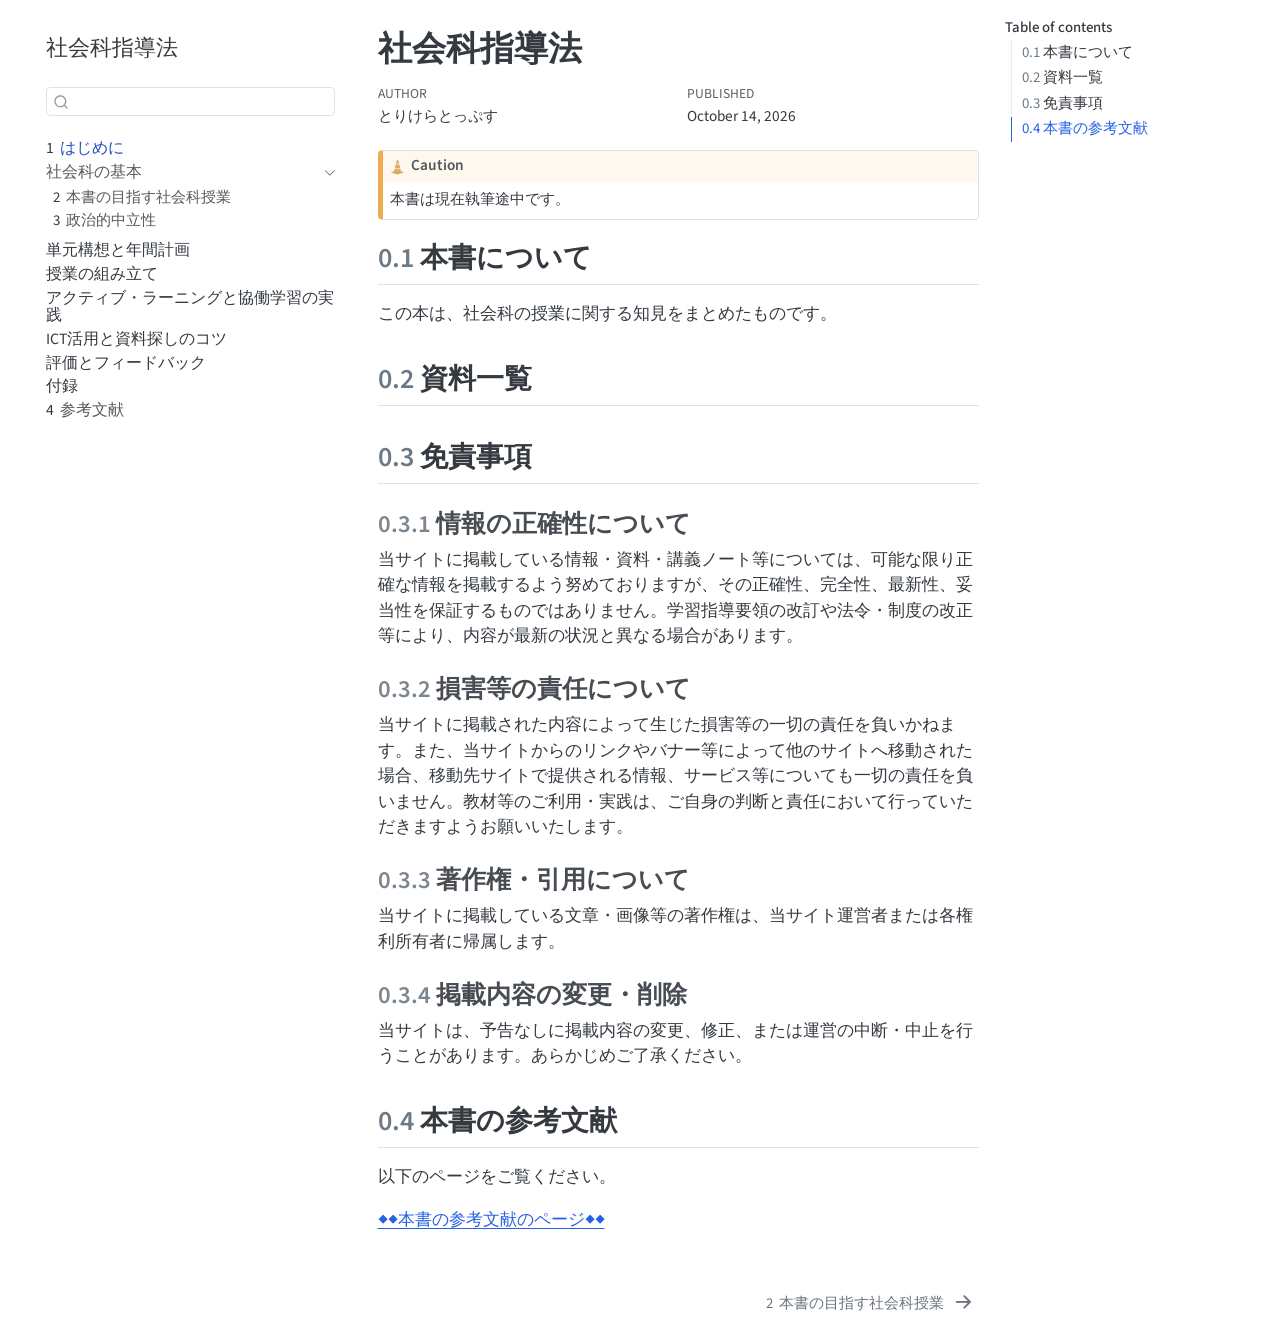
<file: docs/index.html>
<!DOCTYPE html>
<html xmlns="http://www.w3.org/1999/xhtml" lang="en" xml:lang="en"><head>

<meta charset="utf-8">
<meta name="generator" content="quarto-1.10.18">

<meta name="viewport" content="width=device-width, initial-scale=1.0, user-scalable=yes">

<meta name="author" content="とりけらとっぷす">
<meta name="dcterms.date" content="2026-10-14">

<title>社会科指導法</title>
<style>
/* Default styles provided by pandoc.
** See https://pandoc.org/MANUAL.html#variables-for-html for config info.
*/
span.smallcaps{font-variant: small-caps;}
div.columns{display: flex; gap: 1.5em;}
div.column{flex: auto;}
@media screen {
div.columns{gap: min(4vw, 1.5em);}
div.column{overflow-x: auto;}
}
div.hanging-indent{margin-left: 1.5em; text-indent: -1.5em;}
ul.task-list{list-style: none;}
ul.task-list li input[type="checkbox"] {
  width: 0.8em;
  margin: 0 0.8em 0.2em -1em; /* quarto-specific, see https://github.com/quarto-dev/quarto-cli/issues/4556 */ 
  vertical-align: middle;
}
</style>


<script src="site_libs/quarto-nav/quarto-nav.js"></script>
<script src="site_libs/quarto-nav/headroom.min.js"></script>
<script src="site_libs/clipboard/clipboard.min.js"></script>
<script src="site_libs/quarto-search/autocomplete.umd.js"></script>
<script src="site_libs/quarto-search/fuse.min.js"></script>
<script src="site_libs/quarto-search/quarto-search.js"></script>
<meta name="quarto:offset" content="./">
<link href="./1_mokuhyo.html" rel="next">
<script src="site_libs/quarto-html/quarto.js" type="module"></script>
<script src="site_libs/quarto-html/tabsets/tabsets.js" type="module"></script>
<script src="site_libs/quarto-html/popper.min.js"></script>
<script src="site_libs/quarto-html/tippy.umd.min.js"></script>
<script src="site_libs/quarto-html/anchor.min.js"></script>
<link href="site_libs/quarto-html/tippy.css" rel="stylesheet">
<link href="site_libs/quarto-html/quarto-syntax-highlighting-3419ea62b3ca2d77d3d547f86109e84e.css" rel="stylesheet" id="quarto-text-highlighting-styles">
<script src="site_libs/bootstrap/bootstrap.min.js"></script>
<link href="site_libs/bootstrap/bootstrap-icons.css" rel="stylesheet">
<link href="site_libs/bootstrap/bootstrap-aee3de3917a92503bdae26d94af5de01.min.css" rel="stylesheet" append-hash="true" id="quarto-bootstrap" data-mode="light">
<script id="quarto-search-options" type="application/json">{
  "location": "sidebar",
  "copy-button": false,
  "collapse-after": 3,
  "panel-placement": "start",
  "type": "textbox",
  "limit": 50,
  "keyboard-shortcut": [
    "f",
    "/",
    "s"
  ],
  "show-item-context": false,
  "language": {
    "search-no-results-text": "No results",
    "search-matching-documents-text": "matching documents",
    "search-copy-link-title": "Copy link to search",
    "search-hide-matches-text": "Hide additional matches",
    "search-more-match-text": "more match in this document",
    "search-more-matches-text": "more matches in this document",
    "search-clear-button-title": "Clear",
    "search-text-placeholder": "",
    "search-detached-cancel-button-title": "Cancel",
    "search-submit-button-title": "Submit",
    "search-label": "Search"
  }
}</script>


</head>

<body class="nav-sidebar floating quarto-light">

<div id="quarto-search-results"></div>
  <header id="quarto-header" class="headroom fixed-top">
  <nav class="quarto-secondary-nav">
    <div class="container-fluid d-flex">
      <button type="button" class="quarto-btn-toggle btn" data-bs-toggle="collapse" role="button" data-bs-target=".quarto-sidebar-collapse-item" aria-controls="quarto-sidebar" aria-expanded="false" aria-label="Toggle sidebar navigation" onclick="if (window.quartoToggleHeadroom) { window.quartoToggleHeadroom(); }">
        <i class="bi bi-layout-text-sidebar-reverse"></i>
      </button>
        <nav class="quarto-page-breadcrumbs" aria-label="breadcrumb"><ol class="breadcrumb"><li class="breadcrumb-item"><a href="./index.html"><span class="chapter-number">1</span>&nbsp; <span class="chapter-title">はじめに</span></a></li></ol></nav>
        <a class="flex-grow-1" role="navigation" data-bs-toggle="collapse" data-bs-target=".quarto-sidebar-collapse-item" aria-controls="quarto-sidebar" aria-expanded="false" aria-label="Toggle sidebar navigation" onclick="if (window.quartoToggleHeadroom) { window.quartoToggleHeadroom(); }">      
        </a>
      <button type="button" class="btn quarto-search-button" aria-label="Search" onclick="window.quartoOpenSearch();">
        <i class="bi bi-search"></i>
      </button>
    </div>
  </nav>
</header>
<!-- content -->
<div id="quarto-content" class="quarto-container page-columns page-rows-contents page-layout-article">
<!-- sidebar -->
  <nav id="quarto-sidebar" class="sidebar collapse collapse-horizontal quarto-sidebar-collapse-item sidebar-navigation floating overflow-auto">
    <div class="pt-lg-2 mt-2 text-left sidebar-header">
    <div class="sidebar-title mb-0 py-0">
      <a href="./">社会科指導法</a> 
    </div>
      </div>
        <div class="mt-2 flex-shrink-0 align-items-center">
        <div class="sidebar-search">
        <div id="quarto-search" class="" title="Search"></div>
        </div>
        </div>
    <div class="sidebar-menu-container"> 
    <ul class="list-unstyled mt-1">
        <li class="sidebar-item">
  <div class="sidebar-item-container"> 
  <a href="./index.html" class="sidebar-item-text sidebar-link active">
 <span class="menu-text"><span class="chapter-number">1</span>&nbsp; <span class="chapter-title">はじめに</span></span></a>
  </div>
</li>
        <li class="sidebar-item sidebar-item-section">
      <div class="sidebar-item-container"> 
            <a class="sidebar-item-text sidebar-link text-start" data-bs-toggle="collapse" data-bs-target="#quarto-sidebar-section-1" role="navigation" aria-expanded="true">
 <span class="menu-text">社会科の基本</span></a>
          <a class="sidebar-item-toggle text-start" data-bs-toggle="collapse" data-bs-target="#quarto-sidebar-section-1" role="navigation" aria-expanded="true" aria-label="Toggle section">
            <i class="bi bi-chevron-right ms-2"></i>
          </a> 
      </div>
      <ul id="quarto-sidebar-section-1" class="collapse list-unstyled sidebar-section depth1 show">  
          <li class="sidebar-item">
  <div class="sidebar-item-container"> 
  <a href="./1_mokuhyo.html" class="sidebar-item-text sidebar-link">
 <span class="menu-text"><span class="chapter-number">2</span>&nbsp; <span class="chapter-title">本書の目指す社会科授業</span></span></a>
  </div>
</li>
          <li class="sidebar-item">
  <div class="sidebar-item-container"> 
  <a href="./2_churitsu.html" class="sidebar-item-text sidebar-link">
 <span class="menu-text"><span class="chapter-number">3</span>&nbsp; <span class="chapter-title">政治的中立性</span></span></a>
  </div>
</li>
      </ul>
  </li>
        <li class="sidebar-item sidebar-item-section">
      <span class="sidebar-item-text sidebar-link text-start">
 <span class="menu-text">単元構想と年間計画</span></span>
  </li>
        <li class="sidebar-item sidebar-item-section">
      <span class="sidebar-item-text sidebar-link text-start">
 <span class="menu-text">授業の組み立て</span></span>
  </li>
        <li class="sidebar-item sidebar-item-section">
      <span class="sidebar-item-text sidebar-link text-start">
 <span class="menu-text">アクティブ・ラーニングと協働学習の実践</span></span>
  </li>
        <li class="sidebar-item sidebar-item-section">
      <span class="sidebar-item-text sidebar-link text-start">
 <span class="menu-text">ICT活用と資料探しのコツ</span></span>
  </li>
        <li class="sidebar-item sidebar-item-section">
      <span class="sidebar-item-text sidebar-link text-start">
 <span class="menu-text">評価とフィードバック</span></span>
  </li>
        <li class="sidebar-item sidebar-item-section">
      <span class="sidebar-item-text sidebar-link text-start">
 <span class="menu-text">付録</span></span>
  </li>
        <li class="sidebar-item">
  <div class="sidebar-item-container"> 
  <a href="./references.html" class="sidebar-item-text sidebar-link">
 <span class="menu-text"><span class="chapter-number">4</span>&nbsp; <span class="chapter-title">参考文献</span></span></a>
  </div>
</li>
    </ul>
    </div>
</nav>
<div id="quarto-sidebar-glass" class="quarto-sidebar-collapse-item" data-bs-toggle="collapse" data-bs-target=".quarto-sidebar-collapse-item"></div>
<!-- margin-sidebar -->
    <div id="quarto-margin-sidebar" class="sidebar margin-sidebar">
        <nav id="TOC" role="doc-toc" class="toc-active">
    <h2 id="toc-title">Table of contents</h2>
   
  <ul>
  <li><a href="#本書について" id="toc-本書について" class="nav-link active" data-scroll-target="#本書について"><span class="header-section-number">0.1</span> 本書について</a></li>
  <li><a href="#資料一覧" id="toc-資料一覧" class="nav-link" data-scroll-target="#資料一覧"><span class="header-section-number">0.2</span> 資料一覧</a></li>
  <li><a href="#免責事項" id="toc-免責事項" class="nav-link" data-scroll-target="#免責事項"><span class="header-section-number">0.3</span> 免責事項</a>
  <ul class="collapse">
  <li><a href="#情報の正確性について" id="toc-情報の正確性について" class="nav-link" data-scroll-target="#情報の正確性について"><span class="header-section-number">0.3.1</span> 情報の正確性について</a></li>
  <li><a href="#損害等の責任について" id="toc-損害等の責任について" class="nav-link" data-scroll-target="#損害等の責任について"><span class="header-section-number">0.3.2</span> 損害等の責任について</a></li>
  <li><a href="#著作権引用について" id="toc-著作権引用について" class="nav-link" data-scroll-target="#著作権引用について"><span class="header-section-number">0.3.3</span> 著作権・引用について</a></li>
  <li><a href="#掲載内容の変更削除" id="toc-掲載内容の変更削除" class="nav-link" data-scroll-target="#掲載内容の変更削除"><span class="header-section-number">0.3.4</span> 掲載内容の変更・削除</a></li>
  </ul></li>
  <li><a href="#本書の参考文献" id="toc-本書の参考文献" class="nav-link" data-scroll-target="#本書の参考文献"><span class="header-section-number">0.4</span> 本書の参考文献</a></li>
  </ul>
</nav>
    </div>
<!-- main -->
<main class="content" id="quarto-document-content">

<header id="title-block-header" class="quarto-title-block default">
<div class="quarto-title">
<h1 class="title">社会科指導法</h1>
</div>



<div class="quarto-title-meta">

    <div>
    <div class="quarto-title-meta-heading">Author</div>
    <div class="quarto-title-meta-contents">
             <p>とりけらとっぷす </p>
          </div>
  </div>
    
    <div>
    <div class="quarto-title-meta-heading">Published</div>
    <div class="quarto-title-meta-contents">
      <p class="date">October 14, 2026</p>
    </div>
  </div>
  
    
  </div>
  


</header>


<div class="callout callout-style-default callout-caution callout-titled">
<div class="callout-header d-flex align-content-center">
<div class="callout-icon-container">
<i class="callout-icon"></i>
</div>
<div class="callout-title-container flex-fill">
Caution
</div>
</div>
<div class="callout-body-container callout-body">
<p>本書は現在執筆途中です。</p>
</div>
</div>
<section id="本書について" class="level2" data-number="0.1">
<h2 data-number="0.1" class="anchored" data-anchor-id="本書について"><span class="header-section-number">0.1</span> 本書について</h2>
<p>この本は、社会科の授業に関する知見をまとめたものです。</p>
</section>
<section id="資料一覧" class="level2" data-number="0.2">
<h2 data-number="0.2" class="anchored" data-anchor-id="資料一覧"><span class="header-section-number">0.2</span> 資料一覧</h2>
<div id="toc">

</div>
</section>
<section id="免責事項" class="level2" data-number="0.3">
<h2 data-number="0.3" class="anchored" data-anchor-id="免責事項"><span class="header-section-number">0.3</span> 免責事項</h2>
<section id="情報の正確性について" class="level3" data-number="0.3.1">
<h3 data-number="0.3.1" class="anchored" data-anchor-id="情報の正確性について"><span class="header-section-number">0.3.1</span> 情報の正確性について</h3>
<p>当サイトに掲載している情報・資料・講義ノート等については、可能な限り正確な情報を掲載するよう努めておりますが、その正確性、完全性、最新性、妥当性を保証するものではありません。学習指導要領の改訂や法令・制度の改正等により、内容が最新の状況と異なる場合があります。</p>
</section>
<section id="損害等の責任について" class="level3" data-number="0.3.2">
<h3 data-number="0.3.2" class="anchored" data-anchor-id="損害等の責任について"><span class="header-section-number">0.3.2</span> 損害等の責任について</h3>
<p>当サイトに掲載された内容によって生じた損害等の一切の責任を負いかねます。また、当サイトからのリンクやバナー等によって他のサイトへ移動された場合、移動先サイトで提供される情報、サービス等についても一切の責任を負いません。教材等のご利用・実践は、ご自身の判断と責任において行っていただきますようお願いいたします。</p>
</section>
<section id="著作権引用について" class="level3" data-number="0.3.3">
<h3 data-number="0.3.3" class="anchored" data-anchor-id="著作権引用について"><span class="header-section-number">0.3.3</span> 著作権・引用について</h3>
<p>当サイトに掲載している文章・画像等の著作権は、当サイト運営者または各権利所有者に帰属します。</p>
</section>
<section id="掲載内容の変更削除" class="level3" data-number="0.3.4">
<h3 data-number="0.3.4" class="anchored" data-anchor-id="掲載内容の変更削除"><span class="header-section-number">0.3.4</span> 掲載内容の変更・削除</h3>
<p>当サイトは、予告なしに掲載内容の変更、修正、または運営の中断・中止を行うことがあります。あらかじめご了承ください。</p>
</section>
</section>
<section id="本書の参考文献" class="level2" data-number="0.4">
<h2 data-number="0.4" class="anchored" data-anchor-id="本書の参考文献"><span class="header-section-number">0.4</span> 本書の参考文献</h2>
<p>以下のページをご覧ください。</p>
<p><a href="./references.html">◆◆本書の参考文献のページ◆◆</a></p>


</section>

</main> <!-- /main -->
<script id="quarto-html-after-body" type="application/javascript">
  window.document.addEventListener("DOMContentLoaded", function (event) {
    const icon = "";
    const anchorJS = new window.AnchorJS();
    anchorJS.options = {
      placement: 'right',
      icon: icon
    };
    anchorJS.add('.anchored');
    const isCodeAnnotation = (el) => {
      for (const clz of el.classList) {
        if (clz.startsWith('code-annotation-')) {                     
          return true;
        }
      }
      return false;
    }
    const onCopySuccess = function(e) {
      // button target
      const button = e.trigger;
      // don't keep focus
      button.blur();
      // flash "checked"
      button.classList.add('code-copy-button-checked');
      var currentTitle = button.getAttribute("title");
      button.setAttribute("title", "Copied!");
      let tooltip;
      if (window.bootstrap) {
        button.setAttribute("data-bs-toggle", "tooltip");
        button.setAttribute("data-bs-placement", "left");
        button.setAttribute("data-bs-title", "Copied!");
        tooltip = new bootstrap.Tooltip(button, 
          { trigger: "manual", 
            customClass: "code-copy-button-tooltip",
            offset: [0, -8]});
        tooltip.show();    
      }
      setTimeout(function() {
        if (tooltip) {
          tooltip.hide();
          button.removeAttribute("data-bs-title");
          button.removeAttribute("data-bs-toggle");
          button.removeAttribute("data-bs-placement");
        }
        button.setAttribute("title", currentTitle);
        button.classList.remove('code-copy-button-checked');
      }, 1000);
      // clear code selection
      e.clearSelection();
    }
    const getTextToCopy = function(trigger) {
      const outerScaffold = trigger.parentElement.cloneNode(true);
      const codeEl = outerScaffold.querySelector('code');
      for (const childEl of codeEl.children) {
        if (isCodeAnnotation(childEl)) {
          childEl.remove();
        }
      }
      return codeEl.innerText;
    }
    const clipboard = new window.ClipboardJS('.code-copy-button:not([data-in-quarto-modal])', {
      text: getTextToCopy
    });
    clipboard.on('success', onCopySuccess);
    if (window.document.getElementById('quarto-embedded-source-code-modal')) {
      const clipboardModal = new window.ClipboardJS('.code-copy-button[data-in-quarto-modal]', {
        text: getTextToCopy,
        container: window.document.getElementById('quarto-embedded-source-code-modal')
      });
      clipboardModal.on('success', onCopySuccess);
    }
      var localhostRegex = new RegExp(/^(?:http|https):\/\/localhost\:?[0-9]*\//);
      var mailtoRegex = new RegExp(/^mailto:/);
        var filterRegex = new RegExp('/' + window.location.host + '/');
      var isInternal = (href) => {
          return filterRegex.test(href) || localhostRegex.test(href) || mailtoRegex.test(href);
      }
      // Inspect non-navigation links and adorn them if external
     var links = window.document.querySelectorAll('a[href]:not(.nav-link):not(.navbar-brand):not(.toc-action):not(.sidebar-link):not(.sidebar-item-toggle):not(.pagination-link):not(.no-external):not([aria-hidden]):not(.dropdown-item):not(.quarto-navigation-tool):not(.about-link)');
      for (var i=0; i<links.length; i++) {
        const link = links[i];
        if (!isInternal(link.href)) {
          // undo the damage that might have been done by quarto-nav.js in the case of
          // links that we want to consider external
          if (link.dataset.originalHref !== undefined) {
            link.href = link.dataset.originalHref;
          }
            // target, if specified
            link.setAttribute("target", "_blank");
            if (link.getAttribute("rel") === null) {
              link.setAttribute("rel", "noopener");
            }
        }
      }
    function tippyHover(el, contentFn, onTriggerFn, onUntriggerFn) {
      const config = {
        allowHTML: true,
        maxWidth: 500,
        delay: 100,
        arrow: false,
        appendTo: function(el) {
            return el.parentElement;
        },
        interactive: true,
        interactiveBorder: 10,
        theme: 'quarto',
        placement: 'bottom-start',
      };
      if (contentFn) {
        config.content = contentFn;
      }
      if (onTriggerFn) {
        config.onTrigger = onTriggerFn;
      }
      if (onUntriggerFn) {
        config.onUntrigger = onUntriggerFn;
      }
      window.tippy(el, config); 
    }
    const noterefs = window.document.querySelectorAll('a[role="doc-noteref"]');
    for (var i=0; i<noterefs.length; i++) {
      const ref = noterefs[i];
      tippyHover(ref, function() {
        // use id or data attribute instead here
        let href = ref.getAttribute('data-footnote-href') || ref.getAttribute('href');
        try { href = new URL(href).hash; } catch {}
        const id = href.replace(/^#\/?/, "");
        const note = window.document.getElementById(id);
        if (note) {
          return note.innerHTML;
        } else {
          return "";
        }
      });
    }
    const xrefs = window.document.querySelectorAll('a.quarto-xref');
    const processXRef = (id, note) => {
      // Strip column container classes
      const stripColumnClz = (el) => {
        el.classList.remove("page-full", "page-columns");
        if (el.children) {
          for (const child of el.children) {
            stripColumnClz(child);
          }
        }
      }
      stripColumnClz(note)
      if (id === null || id.startsWith('sec-')) {
        // Special case sections, only their first couple elements
        const container = document.createElement("div");
        if (note.children && note.children.length > 2) {
          container.appendChild(note.children[0].cloneNode(true));
          for (let i = 1; i < note.children.length; i++) {
            const child = note.children[i];
            if (child.tagName === "P" && child.innerText === "") {
              continue;
            } else {
              container.appendChild(child.cloneNode(true));
              break;
            }
          }
          if (window.Quarto?.typesetMath) {
            window.Quarto.typesetMath(container);
          }
          return container.innerHTML
        } else {
          if (window.Quarto?.typesetMath) {
            window.Quarto.typesetMath(note);
          }
          return note.innerHTML;
        }
      } else {
        // Remove any anchor links if they are present
        const anchorLink = note.querySelector('a.anchorjs-link');
        if (anchorLink) {
          anchorLink.remove();
        }
        if (window.Quarto?.typesetMath) {
          window.Quarto.typesetMath(note);
        }
        if (note.classList.contains("callout")) {
          return note.outerHTML;
        } else {
          return note.innerHTML;
        }
      }
    }
    for (var i=0; i<xrefs.length; i++) {
      const xref = xrefs[i];
      tippyHover(xref, undefined, function(instance) {
        instance.disable();
        let url = xref.getAttribute('href');
        let hash = undefined; 
        if (url.startsWith('#')) {
          hash = url;
        } else {
          try { hash = new URL(url).hash; } catch {}
        }
        if (hash) {
          const id = hash.replace(/^#\/?/, "");
          const note = window.document.getElementById(id);
          if (note !== null) {
            try {
              const html = processXRef(id, note.cloneNode(true));
              instance.setContent(html);
            } finally {
              instance.enable();
              instance.show();
            }
          } else {
            // See if we can fetch this
            fetch(url.split('#')[0])
            .then(res => res.text())
            .then(html => {
              const parser = new DOMParser();
              const htmlDoc = parser.parseFromString(html, "text/html");
              const note = htmlDoc.getElementById(id);
              if (note !== null) {
                const html = processXRef(id, note);
                instance.setContent(html);
              } 
            }).finally(() => {
              instance.enable();
              instance.show();
            });
          }
        } else {
          // See if we can fetch a full url (with no hash to target)
          // This is a special case and we should probably do some content thinning / targeting
          fetch(url)
          .then(res => res.text())
          .then(html => {
            const parser = new DOMParser();
            const htmlDoc = parser.parseFromString(html, "text/html");
            const note = htmlDoc.querySelector('main.content');
            if (note !== null) {
              // This should only happen for chapter cross references
              // (since there is no id in the URL)
              // remove the first header
              if (note.children.length > 0 && note.children[0].tagName === "HEADER") {
                note.children[0].remove();
              }
              const html = processXRef(null, note);
              instance.setContent(html);
            } 
          }).finally(() => {
            instance.enable();
            instance.show();
          });
        }
      }, function(instance) {
      });
    }
        let selectedAnnoteEl;
        const selectorForAnnotation = ( cell, annotation) => {
          let cellAttr = 'data-code-cell="' + cell + '"';
          let lineAttr = 'data-code-annotation="' +  annotation + '"';
          const selector = 'span[' + cellAttr + '][' + lineAttr + ']';
          return selector;
        }
        const selectCodeLines = (annoteEl) => {
          const doc = window.document;
          const targetCell = annoteEl.getAttribute("data-target-cell");
          const targetAnnotation = annoteEl.getAttribute("data-target-annotation");
          const annoteSpan = window.document.querySelector(selectorForAnnotation(targetCell, targetAnnotation));
          const lines = annoteSpan.getAttribute("data-code-lines").split(",");
          const lineIds = lines.map((line) => {
            return targetCell + "-" + line;
          })
          let top = null;
          let height = null;
          let parent = null;
          if (lineIds.length > 0) {
              //compute the position of the single el (top and bottom and make a div)
              const el = window.document.getElementById(lineIds[0]);
              top = el.offsetTop;
              height = el.offsetHeight;
              parent = el.parentElement.parentElement;
            if (lineIds.length > 1) {
              const lastEl = window.document.getElementById(lineIds[lineIds.length - 1]);
              const bottom = lastEl.offsetTop + lastEl.offsetHeight;
              height = bottom - top;
            }
            if (top !== null && height !== null && parent !== null) {
              // cook up a div (if necessary) and position it 
              let div = window.document.getElementById("code-annotation-line-highlight");
              if (div === null) {
                div = window.document.createElement("div");
                div.setAttribute("id", "code-annotation-line-highlight");
                div.style.position = 'absolute';
                parent.appendChild(div);
              }
              div.style.top = top - 2 + "px";
              div.style.height = height + 4 + "px";
              div.style.left = 0;
              let gutterDiv = window.document.getElementById("code-annotation-line-highlight-gutter");
              if (gutterDiv === null) {
                gutterDiv = window.document.createElement("div");
                gutterDiv.setAttribute("id", "code-annotation-line-highlight-gutter");
                gutterDiv.style.position = 'absolute';
                const codeCell = window.document.getElementById(targetCell);
                const gutter = codeCell.querySelector('.code-annotation-gutter');
                gutter.appendChild(gutterDiv);
              }
              gutterDiv.style.top = top - 2 + "px";
              gutterDiv.style.height = height + 4 + "px";
            }
            selectedAnnoteEl = annoteEl;
          }
        };
        const unselectCodeLines = () => {
          const elementsIds = ["code-annotation-line-highlight", "code-annotation-line-highlight-gutter"];
          elementsIds.forEach((elId) => {
            const div = window.document.getElementById(elId);
            if (div) {
              div.remove();
            }
          });
          selectedAnnoteEl = undefined;
        };
          // Handle positioning of the toggle
      window.addEventListener(
        "resize",
        throttle(() => {
          elRect = undefined;
          if (selectedAnnoteEl) {
            selectCodeLines(selectedAnnoteEl);
          }
        }, 10)
      );
      function throttle(fn, ms) {
      let throttle = false;
      let timer;
        return (...args) => {
          if(!throttle) { // first call gets through
              fn.apply(this, args);
              throttle = true;
          } else { // all the others get throttled
              if(timer) clearTimeout(timer); // cancel #2
              timer = setTimeout(() => {
                fn.apply(this, args);
                timer = throttle = false;
              }, ms);
          }
        };
      }
        // Attach click handler to the DT
        const annoteDls = window.document.querySelectorAll('dt[data-target-cell]');
        for (const annoteDlNode of annoteDls) {
          annoteDlNode.addEventListener('click', (event) => {
            const clickedEl = event.target;
            if (clickedEl !== selectedAnnoteEl) {
              unselectCodeLines();
              const activeEl = window.document.querySelector('dt[data-target-cell].code-annotation-active');
              if (activeEl) {
                activeEl.classList.remove('code-annotation-active');
              }
              selectCodeLines(clickedEl);
              clickedEl.classList.add('code-annotation-active');
            } else {
              // Unselect the line
              unselectCodeLines();
              clickedEl.classList.remove('code-annotation-active');
            }
          });
        }
    const findCites = (el) => {
      const parentEl = el.parentElement;
      if (parentEl) {
        const cites = parentEl.dataset.cites;
        if (cites) {
          return {
            el,
            cites: cites.split(' ')
          };
        } else {
          return findCites(el.parentElement)
        }
      } else {
        return undefined;
      }
    };
    var bibliorefs = window.document.querySelectorAll('a[role="doc-biblioref"]');
    for (var i=0; i<bibliorefs.length; i++) {
      const ref = bibliorefs[i];
      const citeInfo = findCites(ref);
      if (citeInfo) {
        tippyHover(citeInfo.el, function() {
          var popup = window.document.createElement('div');
          citeInfo.cites.forEach(function(cite) {
            var citeDiv = window.document.createElement('div');
            citeDiv.classList.add('hanging-indent');
            citeDiv.classList.add('csl-entry');
            var biblioDiv = window.document.getElementById('ref-' + cite);
            if (biblioDiv) {
              citeDiv.innerHTML = biblioDiv.innerHTML;
            }
            popup.appendChild(citeDiv);
          });
          return popup.innerHTML;
        });
      }
    }
  });
  </script>
<nav class="page-navigation">
  <div class="nav-page nav-page-previous">
  </div>
  <div class="nav-page nav-page-next">
      <a href="./1_mokuhyo.html" class="pagination-link" aria-label="本書の目指す社会科授業">
        <span class="nav-page-text"><span class="chapter-number">2</span>&nbsp; <span class="chapter-title">本書の目指す社会科授業</span></span> <i class="bi bi-arrow-right-short"></i>
      </a>
  </div>
</nav>
</div> <!-- /content -->




</body></html>
</file>
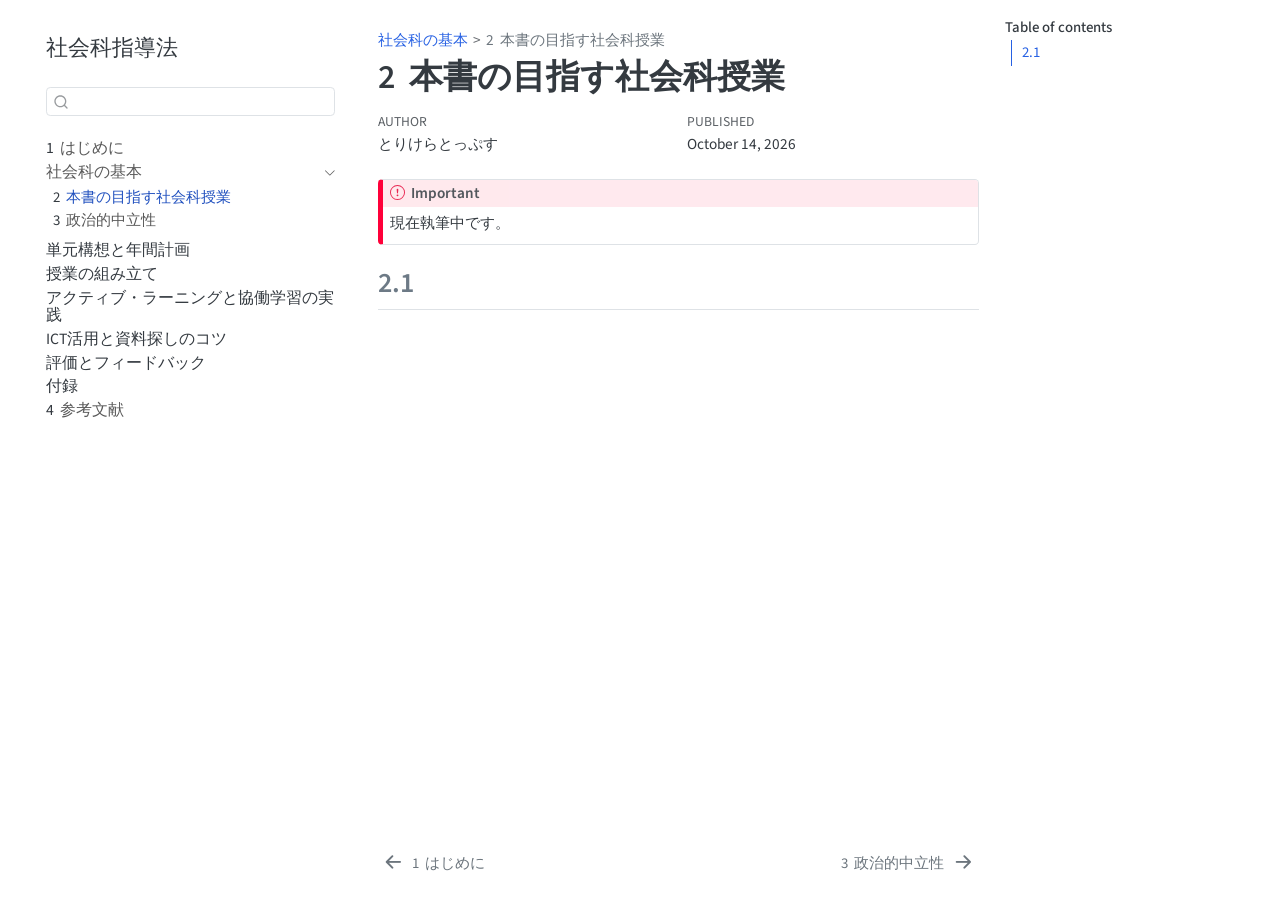
<file: docs/1_mokuhyo.html>
<!DOCTYPE html>
<html xmlns="http://www.w3.org/1999/xhtml" lang="en" xml:lang="en"><head>

<meta charset="utf-8">
<meta name="generator" content="quarto-1.10.18">

<meta name="viewport" content="width=device-width, initial-scale=1.0, user-scalable=yes">

<meta name="author" content="とりけらとっぷす">
<meta name="dcterms.date" content="2026-10-14">

<title>2&nbsp; 本書の目指す社会科授業 – 社会科指導法</title>
<style>
/* Default styles provided by pandoc.
** See https://pandoc.org/MANUAL.html#variables-for-html for config info.
*/
span.smallcaps{font-variant: small-caps;}
div.columns{display: flex; gap: 1.5em;}
div.column{flex: auto;}
@media screen {
div.columns{gap: min(4vw, 1.5em);}
div.column{overflow-x: auto;}
}
div.hanging-indent{margin-left: 1.5em; text-indent: -1.5em;}
ul.task-list{list-style: none;}
ul.task-list li input[type="checkbox"] {
  width: 0.8em;
  margin: 0 0.8em 0.2em -1em; /* quarto-specific, see https://github.com/quarto-dev/quarto-cli/issues/4556 */ 
  vertical-align: middle;
}
</style>


<script src="site_libs/quarto-nav/quarto-nav.js"></script>
<script src="site_libs/quarto-nav/headroom.min.js"></script>
<script src="site_libs/clipboard/clipboard.min.js"></script>
<script src="site_libs/quarto-search/autocomplete.umd.js"></script>
<script src="site_libs/quarto-search/fuse.min.js"></script>
<script src="site_libs/quarto-search/quarto-search.js"></script>
<meta name="quarto:offset" content="./">
<link href="./2_churitsu.html" rel="next">
<link href="./index.html" rel="prev">
<script src="site_libs/quarto-html/quarto.js" type="module"></script>
<script src="site_libs/quarto-html/tabsets/tabsets.js" type="module"></script>
<script src="site_libs/quarto-html/popper.min.js"></script>
<script src="site_libs/quarto-html/tippy.umd.min.js"></script>
<script src="site_libs/quarto-html/anchor.min.js"></script>
<link href="site_libs/quarto-html/tippy.css" rel="stylesheet">
<link href="site_libs/quarto-html/quarto-syntax-highlighting-3419ea62b3ca2d77d3d547f86109e84e.css" rel="stylesheet" id="quarto-text-highlighting-styles">
<script src="site_libs/bootstrap/bootstrap.min.js"></script>
<link href="site_libs/bootstrap/bootstrap-icons.css" rel="stylesheet">
<link href="site_libs/bootstrap/bootstrap-aee3de3917a92503bdae26d94af5de01.min.css" rel="stylesheet" append-hash="true" id="quarto-bootstrap" data-mode="light">
<script id="quarto-search-options" type="application/json">{
  "location": "sidebar",
  "copy-button": false,
  "collapse-after": 3,
  "panel-placement": "start",
  "type": "textbox",
  "limit": 50,
  "keyboard-shortcut": [
    "f",
    "/",
    "s"
  ],
  "show-item-context": false,
  "language": {
    "search-no-results-text": "No results",
    "search-matching-documents-text": "matching documents",
    "search-copy-link-title": "Copy link to search",
    "search-hide-matches-text": "Hide additional matches",
    "search-more-match-text": "more match in this document",
    "search-more-matches-text": "more matches in this document",
    "search-clear-button-title": "Clear",
    "search-text-placeholder": "",
    "search-detached-cancel-button-title": "Cancel",
    "search-submit-button-title": "Submit",
    "search-label": "Search"
  }
}</script>


</head>

<body class="nav-sidebar floating quarto-light">

<div id="quarto-search-results"></div>
  <header id="quarto-header" class="headroom fixed-top">
  <nav class="quarto-secondary-nav">
    <div class="container-fluid d-flex">
      <button type="button" class="quarto-btn-toggle btn" data-bs-toggle="collapse" role="button" data-bs-target=".quarto-sidebar-collapse-item" aria-controls="quarto-sidebar" aria-expanded="false" aria-label="Toggle sidebar navigation" onclick="if (window.quartoToggleHeadroom) { window.quartoToggleHeadroom(); }">
        <i class="bi bi-layout-text-sidebar-reverse"></i>
      </button>
        <nav class="quarto-page-breadcrumbs" aria-label="breadcrumb"><ol class="breadcrumb"><li class="breadcrumb-item"><a href="./1_mokuhyo.html">社会科の基本</a></li><li class="breadcrumb-item"><a href="./1_mokuhyo.html"><span class="chapter-number">2</span>&nbsp; <span class="chapter-title">本書の目指す社会科授業</span></a></li></ol></nav>
        <a class="flex-grow-1" role="navigation" data-bs-toggle="collapse" data-bs-target=".quarto-sidebar-collapse-item" aria-controls="quarto-sidebar" aria-expanded="false" aria-label="Toggle sidebar navigation" onclick="if (window.quartoToggleHeadroom) { window.quartoToggleHeadroom(); }">      
        </a>
      <button type="button" class="btn quarto-search-button" aria-label="Search" onclick="window.quartoOpenSearch();">
        <i class="bi bi-search"></i>
      </button>
    </div>
  </nav>
</header>
<!-- content -->
<div id="quarto-content" class="quarto-container page-columns page-rows-contents page-layout-article">
<!-- sidebar -->
  <nav id="quarto-sidebar" class="sidebar collapse collapse-horizontal quarto-sidebar-collapse-item sidebar-navigation floating overflow-auto">
    <div class="pt-lg-2 mt-2 text-left sidebar-header">
    <div class="sidebar-title mb-0 py-0">
      <a href="./">社会科指導法</a> 
    </div>
      </div>
        <div class="mt-2 flex-shrink-0 align-items-center">
        <div class="sidebar-search">
        <div id="quarto-search" class="" title="Search"></div>
        </div>
        </div>
    <div class="sidebar-menu-container"> 
    <ul class="list-unstyled mt-1">
        <li class="sidebar-item">
  <div class="sidebar-item-container"> 
  <a href="./index.html" class="sidebar-item-text sidebar-link">
 <span class="menu-text"><span class="chapter-number">1</span>&nbsp; <span class="chapter-title">はじめに</span></span></a>
  </div>
</li>
        <li class="sidebar-item sidebar-item-section">
      <div class="sidebar-item-container"> 
            <a class="sidebar-item-text sidebar-link text-start" data-bs-toggle="collapse" data-bs-target="#quarto-sidebar-section-1" role="navigation" aria-expanded="true">
 <span class="menu-text">社会科の基本</span></a>
          <a class="sidebar-item-toggle text-start" data-bs-toggle="collapse" data-bs-target="#quarto-sidebar-section-1" role="navigation" aria-expanded="true" aria-label="Toggle section">
            <i class="bi bi-chevron-right ms-2"></i>
          </a> 
      </div>
      <ul id="quarto-sidebar-section-1" class="collapse list-unstyled sidebar-section depth1 show">  
          <li class="sidebar-item">
  <div class="sidebar-item-container"> 
  <a href="./1_mokuhyo.html" class="sidebar-item-text sidebar-link active">
 <span class="menu-text"><span class="chapter-number">2</span>&nbsp; <span class="chapter-title">本書の目指す社会科授業</span></span></a>
  </div>
</li>
          <li class="sidebar-item">
  <div class="sidebar-item-container"> 
  <a href="./2_churitsu.html" class="sidebar-item-text sidebar-link">
 <span class="menu-text"><span class="chapter-number">3</span>&nbsp; <span class="chapter-title">政治的中立性</span></span></a>
  </div>
</li>
      </ul>
  </li>
        <li class="sidebar-item sidebar-item-section">
      <span class="sidebar-item-text sidebar-link text-start">
 <span class="menu-text">単元構想と年間計画</span></span>
  </li>
        <li class="sidebar-item sidebar-item-section">
      <span class="sidebar-item-text sidebar-link text-start">
 <span class="menu-text">授業の組み立て</span></span>
  </li>
        <li class="sidebar-item sidebar-item-section">
      <span class="sidebar-item-text sidebar-link text-start">
 <span class="menu-text">アクティブ・ラーニングと協働学習の実践</span></span>
  </li>
        <li class="sidebar-item sidebar-item-section">
      <span class="sidebar-item-text sidebar-link text-start">
 <span class="menu-text">ICT活用と資料探しのコツ</span></span>
  </li>
        <li class="sidebar-item sidebar-item-section">
      <span class="sidebar-item-text sidebar-link text-start">
 <span class="menu-text">評価とフィードバック</span></span>
  </li>
        <li class="sidebar-item sidebar-item-section">
      <span class="sidebar-item-text sidebar-link text-start">
 <span class="menu-text">付録</span></span>
  </li>
        <li class="sidebar-item">
  <div class="sidebar-item-container"> 
  <a href="./references.html" class="sidebar-item-text sidebar-link">
 <span class="menu-text"><span class="chapter-number">4</span>&nbsp; <span class="chapter-title">参考文献</span></span></a>
  </div>
</li>
    </ul>
    </div>
</nav>
<div id="quarto-sidebar-glass" class="quarto-sidebar-collapse-item" data-bs-toggle="collapse" data-bs-target=".quarto-sidebar-collapse-item"></div>
<!-- margin-sidebar -->
    <div id="quarto-margin-sidebar" class="sidebar margin-sidebar">
        <nav id="TOC" role="doc-toc" class="toc-active">
    <h2 id="toc-title">Table of contents</h2>
   
  <ul>
  <li><a href="#section" id="toc-section" class="nav-link active" data-scroll-target="#section"><span class="header-section-number">2.1</span> </a></li>
  </ul>
</nav>
    </div>
<!-- main -->
<main class="content" id="quarto-document-content">

<header id="title-block-header" class="quarto-title-block default"><nav class="quarto-page-breadcrumbs quarto-title-breadcrumbs d-none d-lg-block" aria-label="breadcrumb"><ol class="breadcrumb"><li class="breadcrumb-item"><a href="./1_mokuhyo.html">社会科の基本</a></li><li class="breadcrumb-item"><a href="./1_mokuhyo.html"><span class="chapter-number">2</span>&nbsp; <span class="chapter-title">本書の目指す社会科授業</span></a></li></ol></nav>
<div class="quarto-title">
<h1 class="title"><span class="chapter-number">2</span>&nbsp; <span class="chapter-title">本書の目指す社会科授業</span></h1>
</div>



<div class="quarto-title-meta">

    <div>
    <div class="quarto-title-meta-heading">Author</div>
    <div class="quarto-title-meta-contents">
             <p>とりけらとっぷす </p>
          </div>
  </div>
    
    <div>
    <div class="quarto-title-meta-heading">Published</div>
    <div class="quarto-title-meta-contents">
      <p class="date">October 14, 2026</p>
    </div>
  </div>
  
    
  </div>
  


</header>


<div class="callout callout-style-default callout-important callout-titled">
<div class="callout-header d-flex align-content-center">
<div class="callout-icon-container">
<i class="callout-icon"></i>
</div>
<div class="callout-title-container flex-fill">
Important
</div>
</div>
<div class="callout-body-container callout-body">
<p>現在執筆中です。</p>
</div>
</div>
<section id="section" class="level2" data-number="2.1">
<h2 data-number="2.1" class="anchored" data-anchor-id="section"><span class="header-section-number">2.1</span> </h2>


</section>

</main> <!-- /main -->
<script id="quarto-html-after-body" type="application/javascript">
  window.document.addEventListener("DOMContentLoaded", function (event) {
    const icon = "";
    const anchorJS = new window.AnchorJS();
    anchorJS.options = {
      placement: 'right',
      icon: icon
    };
    anchorJS.add('.anchored');
    const isCodeAnnotation = (el) => {
      for (const clz of el.classList) {
        if (clz.startsWith('code-annotation-')) {                     
          return true;
        }
      }
      return false;
    }
    const onCopySuccess = function(e) {
      // button target
      const button = e.trigger;
      // don't keep focus
      button.blur();
      // flash "checked"
      button.classList.add('code-copy-button-checked');
      var currentTitle = button.getAttribute("title");
      button.setAttribute("title", "Copied!");
      let tooltip;
      if (window.bootstrap) {
        button.setAttribute("data-bs-toggle", "tooltip");
        button.setAttribute("data-bs-placement", "left");
        button.setAttribute("data-bs-title", "Copied!");
        tooltip = new bootstrap.Tooltip(button, 
          { trigger: "manual", 
            customClass: "code-copy-button-tooltip",
            offset: [0, -8]});
        tooltip.show();    
      }
      setTimeout(function() {
        if (tooltip) {
          tooltip.hide();
          button.removeAttribute("data-bs-title");
          button.removeAttribute("data-bs-toggle");
          button.removeAttribute("data-bs-placement");
        }
        button.setAttribute("title", currentTitle);
        button.classList.remove('code-copy-button-checked');
      }, 1000);
      // clear code selection
      e.clearSelection();
    }
    const getTextToCopy = function(trigger) {
      const outerScaffold = trigger.parentElement.cloneNode(true);
      const codeEl = outerScaffold.querySelector('code');
      for (const childEl of codeEl.children) {
        if (isCodeAnnotation(childEl)) {
          childEl.remove();
        }
      }
      return codeEl.innerText;
    }
    const clipboard = new window.ClipboardJS('.code-copy-button:not([data-in-quarto-modal])', {
      text: getTextToCopy
    });
    clipboard.on('success', onCopySuccess);
    if (window.document.getElementById('quarto-embedded-source-code-modal')) {
      const clipboardModal = new window.ClipboardJS('.code-copy-button[data-in-quarto-modal]', {
        text: getTextToCopy,
        container: window.document.getElementById('quarto-embedded-source-code-modal')
      });
      clipboardModal.on('success', onCopySuccess);
    }
      var localhostRegex = new RegExp(/^(?:http|https):\/\/localhost\:?[0-9]*\//);
      var mailtoRegex = new RegExp(/^mailto:/);
        var filterRegex = new RegExp('/' + window.location.host + '/');
      var isInternal = (href) => {
          return filterRegex.test(href) || localhostRegex.test(href) || mailtoRegex.test(href);
      }
      // Inspect non-navigation links and adorn them if external
     var links = window.document.querySelectorAll('a[href]:not(.nav-link):not(.navbar-brand):not(.toc-action):not(.sidebar-link):not(.sidebar-item-toggle):not(.pagination-link):not(.no-external):not([aria-hidden]):not(.dropdown-item):not(.quarto-navigation-tool):not(.about-link)');
      for (var i=0; i<links.length; i++) {
        const link = links[i];
        if (!isInternal(link.href)) {
          // undo the damage that might have been done by quarto-nav.js in the case of
          // links that we want to consider external
          if (link.dataset.originalHref !== undefined) {
            link.href = link.dataset.originalHref;
          }
            // target, if specified
            link.setAttribute("target", "_blank");
            if (link.getAttribute("rel") === null) {
              link.setAttribute("rel", "noopener");
            }
        }
      }
    function tippyHover(el, contentFn, onTriggerFn, onUntriggerFn) {
      const config = {
        allowHTML: true,
        maxWidth: 500,
        delay: 100,
        arrow: false,
        appendTo: function(el) {
            return el.parentElement;
        },
        interactive: true,
        interactiveBorder: 10,
        theme: 'quarto',
        placement: 'bottom-start',
      };
      if (contentFn) {
        config.content = contentFn;
      }
      if (onTriggerFn) {
        config.onTrigger = onTriggerFn;
      }
      if (onUntriggerFn) {
        config.onUntrigger = onUntriggerFn;
      }
      window.tippy(el, config); 
    }
    const noterefs = window.document.querySelectorAll('a[role="doc-noteref"]');
    for (var i=0; i<noterefs.length; i++) {
      const ref = noterefs[i];
      tippyHover(ref, function() {
        // use id or data attribute instead here
        let href = ref.getAttribute('data-footnote-href') || ref.getAttribute('href');
        try { href = new URL(href).hash; } catch {}
        const id = href.replace(/^#\/?/, "");
        const note = window.document.getElementById(id);
        if (note) {
          return note.innerHTML;
        } else {
          return "";
        }
      });
    }
    const xrefs = window.document.querySelectorAll('a.quarto-xref');
    const processXRef = (id, note) => {
      // Strip column container classes
      const stripColumnClz = (el) => {
        el.classList.remove("page-full", "page-columns");
        if (el.children) {
          for (const child of el.children) {
            stripColumnClz(child);
          }
        }
      }
      stripColumnClz(note)
      if (id === null || id.startsWith('sec-')) {
        // Special case sections, only their first couple elements
        const container = document.createElement("div");
        if (note.children && note.children.length > 2) {
          container.appendChild(note.children[0].cloneNode(true));
          for (let i = 1; i < note.children.length; i++) {
            const child = note.children[i];
            if (child.tagName === "P" && child.innerText === "") {
              continue;
            } else {
              container.appendChild(child.cloneNode(true));
              break;
            }
          }
          if (window.Quarto?.typesetMath) {
            window.Quarto.typesetMath(container);
          }
          return container.innerHTML
        } else {
          if (window.Quarto?.typesetMath) {
            window.Quarto.typesetMath(note);
          }
          return note.innerHTML;
        }
      } else {
        // Remove any anchor links if they are present
        const anchorLink = note.querySelector('a.anchorjs-link');
        if (anchorLink) {
          anchorLink.remove();
        }
        if (window.Quarto?.typesetMath) {
          window.Quarto.typesetMath(note);
        }
        if (note.classList.contains("callout")) {
          return note.outerHTML;
        } else {
          return note.innerHTML;
        }
      }
    }
    for (var i=0; i<xrefs.length; i++) {
      const xref = xrefs[i];
      tippyHover(xref, undefined, function(instance) {
        instance.disable();
        let url = xref.getAttribute('href');
        let hash = undefined; 
        if (url.startsWith('#')) {
          hash = url;
        } else {
          try { hash = new URL(url).hash; } catch {}
        }
        if (hash) {
          const id = hash.replace(/^#\/?/, "");
          const note = window.document.getElementById(id);
          if (note !== null) {
            try {
              const html = processXRef(id, note.cloneNode(true));
              instance.setContent(html);
            } finally {
              instance.enable();
              instance.show();
            }
          } else {
            // See if we can fetch this
            fetch(url.split('#')[0])
            .then(res => res.text())
            .then(html => {
              const parser = new DOMParser();
              const htmlDoc = parser.parseFromString(html, "text/html");
              const note = htmlDoc.getElementById(id);
              if (note !== null) {
                const html = processXRef(id, note);
                instance.setContent(html);
              } 
            }).finally(() => {
              instance.enable();
              instance.show();
            });
          }
        } else {
          // See if we can fetch a full url (with no hash to target)
          // This is a special case and we should probably do some content thinning / targeting
          fetch(url)
          .then(res => res.text())
          .then(html => {
            const parser = new DOMParser();
            const htmlDoc = parser.parseFromString(html, "text/html");
            const note = htmlDoc.querySelector('main.content');
            if (note !== null) {
              // This should only happen for chapter cross references
              // (since there is no id in the URL)
              // remove the first header
              if (note.children.length > 0 && note.children[0].tagName === "HEADER") {
                note.children[0].remove();
              }
              const html = processXRef(null, note);
              instance.setContent(html);
            } 
          }).finally(() => {
            instance.enable();
            instance.show();
          });
        }
      }, function(instance) {
      });
    }
        let selectedAnnoteEl;
        const selectorForAnnotation = ( cell, annotation) => {
          let cellAttr = 'data-code-cell="' + cell + '"';
          let lineAttr = 'data-code-annotation="' +  annotation + '"';
          const selector = 'span[' + cellAttr + '][' + lineAttr + ']';
          return selector;
        }
        const selectCodeLines = (annoteEl) => {
          const doc = window.document;
          const targetCell = annoteEl.getAttribute("data-target-cell");
          const targetAnnotation = annoteEl.getAttribute("data-target-annotation");
          const annoteSpan = window.document.querySelector(selectorForAnnotation(targetCell, targetAnnotation));
          const lines = annoteSpan.getAttribute("data-code-lines").split(",");
          const lineIds = lines.map((line) => {
            return targetCell + "-" + line;
          })
          let top = null;
          let height = null;
          let parent = null;
          if (lineIds.length > 0) {
              //compute the position of the single el (top and bottom and make a div)
              const el = window.document.getElementById(lineIds[0]);
              top = el.offsetTop;
              height = el.offsetHeight;
              parent = el.parentElement.parentElement;
            if (lineIds.length > 1) {
              const lastEl = window.document.getElementById(lineIds[lineIds.length - 1]);
              const bottom = lastEl.offsetTop + lastEl.offsetHeight;
              height = bottom - top;
            }
            if (top !== null && height !== null && parent !== null) {
              // cook up a div (if necessary) and position it 
              let div = window.document.getElementById("code-annotation-line-highlight");
              if (div === null) {
                div = window.document.createElement("div");
                div.setAttribute("id", "code-annotation-line-highlight");
                div.style.position = 'absolute';
                parent.appendChild(div);
              }
              div.style.top = top - 2 + "px";
              div.style.height = height + 4 + "px";
              div.style.left = 0;
              let gutterDiv = window.document.getElementById("code-annotation-line-highlight-gutter");
              if (gutterDiv === null) {
                gutterDiv = window.document.createElement("div");
                gutterDiv.setAttribute("id", "code-annotation-line-highlight-gutter");
                gutterDiv.style.position = 'absolute';
                const codeCell = window.document.getElementById(targetCell);
                const gutter = codeCell.querySelector('.code-annotation-gutter');
                gutter.appendChild(gutterDiv);
              }
              gutterDiv.style.top = top - 2 + "px";
              gutterDiv.style.height = height + 4 + "px";
            }
            selectedAnnoteEl = annoteEl;
          }
        };
        const unselectCodeLines = () => {
          const elementsIds = ["code-annotation-line-highlight", "code-annotation-line-highlight-gutter"];
          elementsIds.forEach((elId) => {
            const div = window.document.getElementById(elId);
            if (div) {
              div.remove();
            }
          });
          selectedAnnoteEl = undefined;
        };
          // Handle positioning of the toggle
      window.addEventListener(
        "resize",
        throttle(() => {
          elRect = undefined;
          if (selectedAnnoteEl) {
            selectCodeLines(selectedAnnoteEl);
          }
        }, 10)
      );
      function throttle(fn, ms) {
      let throttle = false;
      let timer;
        return (...args) => {
          if(!throttle) { // first call gets through
              fn.apply(this, args);
              throttle = true;
          } else { // all the others get throttled
              if(timer) clearTimeout(timer); // cancel #2
              timer = setTimeout(() => {
                fn.apply(this, args);
                timer = throttle = false;
              }, ms);
          }
        };
      }
        // Attach click handler to the DT
        const annoteDls = window.document.querySelectorAll('dt[data-target-cell]');
        for (const annoteDlNode of annoteDls) {
          annoteDlNode.addEventListener('click', (event) => {
            const clickedEl = event.target;
            if (clickedEl !== selectedAnnoteEl) {
              unselectCodeLines();
              const activeEl = window.document.querySelector('dt[data-target-cell].code-annotation-active');
              if (activeEl) {
                activeEl.classList.remove('code-annotation-active');
              }
              selectCodeLines(clickedEl);
              clickedEl.classList.add('code-annotation-active');
            } else {
              // Unselect the line
              unselectCodeLines();
              clickedEl.classList.remove('code-annotation-active');
            }
          });
        }
    const findCites = (el) => {
      const parentEl = el.parentElement;
      if (parentEl) {
        const cites = parentEl.dataset.cites;
        if (cites) {
          return {
            el,
            cites: cites.split(' ')
          };
        } else {
          return findCites(el.parentElement)
        }
      } else {
        return undefined;
      }
    };
    var bibliorefs = window.document.querySelectorAll('a[role="doc-biblioref"]');
    for (var i=0; i<bibliorefs.length; i++) {
      const ref = bibliorefs[i];
      const citeInfo = findCites(ref);
      if (citeInfo) {
        tippyHover(citeInfo.el, function() {
          var popup = window.document.createElement('div');
          citeInfo.cites.forEach(function(cite) {
            var citeDiv = window.document.createElement('div');
            citeDiv.classList.add('hanging-indent');
            citeDiv.classList.add('csl-entry');
            var biblioDiv = window.document.getElementById('ref-' + cite);
            if (biblioDiv) {
              citeDiv.innerHTML = biblioDiv.innerHTML;
            }
            popup.appendChild(citeDiv);
          });
          return popup.innerHTML;
        });
      }
    }
  });
  </script>
<nav class="page-navigation">
  <div class="nav-page nav-page-previous">
      <a href="./index.html" class="pagination-link" aria-label="はじめに">
        <i class="bi bi-arrow-left-short"></i> <span class="nav-page-text"><span class="chapter-number">1</span>&nbsp; <span class="chapter-title">はじめに</span></span>
      </a>          
  </div>
  <div class="nav-page nav-page-next">
      <a href="./2_churitsu.html" class="pagination-link" aria-label="政治的中立性">
        <span class="nav-page-text"><span class="chapter-number">3</span>&nbsp; <span class="chapter-title">政治的中立性</span></span> <i class="bi bi-arrow-right-short"></i>
      </a>
  </div>
</nav>
</div> <!-- /content -->




</body></html>
</file>
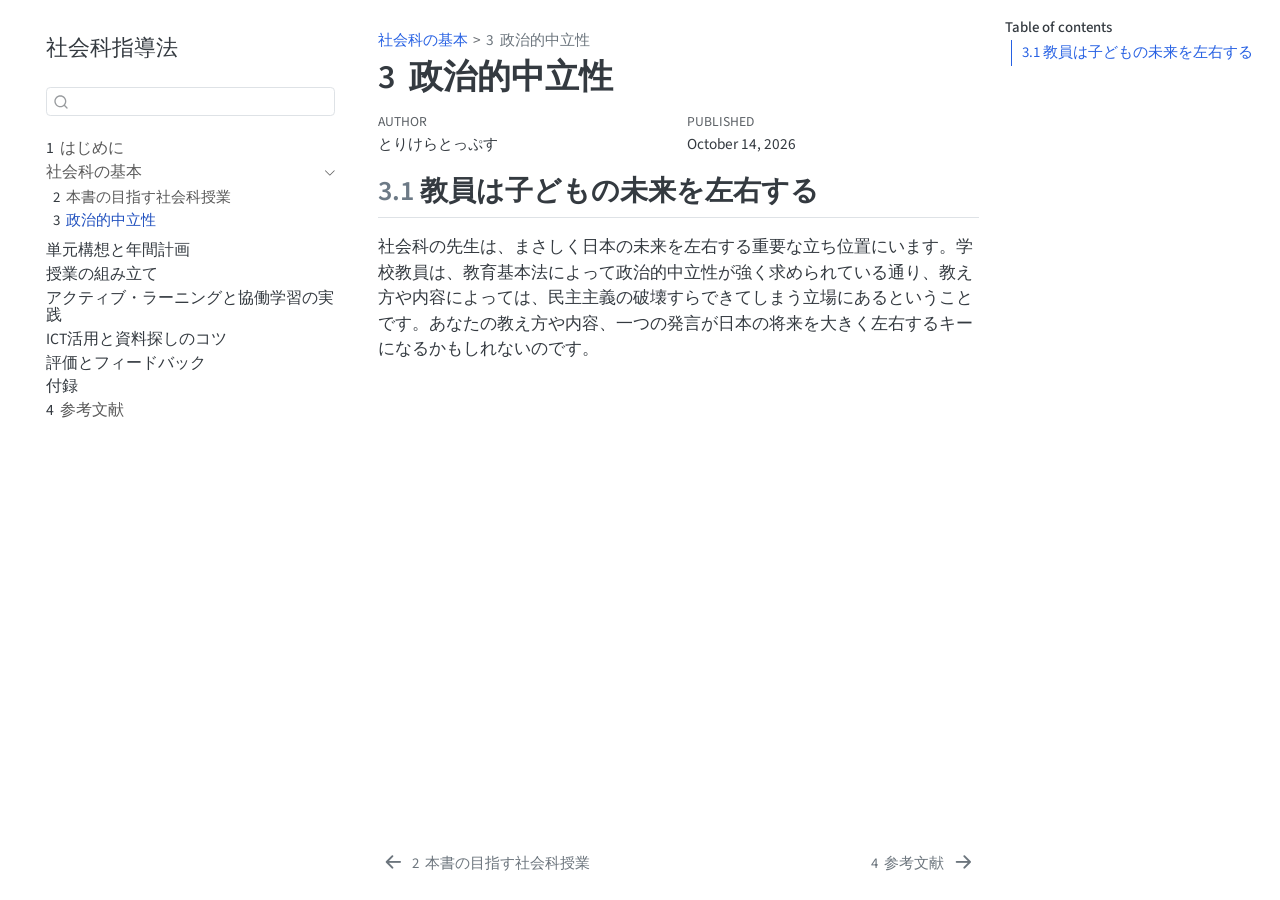
<file: docs/2_churitsu.html>
<!DOCTYPE html>
<html xmlns="http://www.w3.org/1999/xhtml" lang="en" xml:lang="en"><head>

<meta charset="utf-8">
<meta name="generator" content="quarto-1.10.18">

<meta name="viewport" content="width=device-width, initial-scale=1.0, user-scalable=yes">

<meta name="author" content="とりけらとっぷす">
<meta name="dcterms.date" content="2026-10-14">

<title>3&nbsp; 政治的中立性 – 社会科指導法</title>
<style>
/* Default styles provided by pandoc.
** See https://pandoc.org/MANUAL.html#variables-for-html for config info.
*/
span.smallcaps{font-variant: small-caps;}
div.columns{display: flex; gap: 1.5em;}
div.column{flex: auto;}
@media screen {
div.columns{gap: min(4vw, 1.5em);}
div.column{overflow-x: auto;}
}
div.hanging-indent{margin-left: 1.5em; text-indent: -1.5em;}
ul.task-list{list-style: none;}
ul.task-list li input[type="checkbox"] {
  width: 0.8em;
  margin: 0 0.8em 0.2em -1em; /* quarto-specific, see https://github.com/quarto-dev/quarto-cli/issues/4556 */ 
  vertical-align: middle;
}
</style>


<script src="site_libs/quarto-nav/quarto-nav.js"></script>
<script src="site_libs/quarto-nav/headroom.min.js"></script>
<script src="site_libs/clipboard/clipboard.min.js"></script>
<script src="site_libs/quarto-search/autocomplete.umd.js"></script>
<script src="site_libs/quarto-search/fuse.min.js"></script>
<script src="site_libs/quarto-search/quarto-search.js"></script>
<meta name="quarto:offset" content="./">
<link href="./references.html" rel="next">
<link href="./1_mokuhyo.html" rel="prev">
<script src="site_libs/quarto-html/quarto.js" type="module"></script>
<script src="site_libs/quarto-html/tabsets/tabsets.js" type="module"></script>
<script src="site_libs/quarto-html/popper.min.js"></script>
<script src="site_libs/quarto-html/tippy.umd.min.js"></script>
<script src="site_libs/quarto-html/anchor.min.js"></script>
<link href="site_libs/quarto-html/tippy.css" rel="stylesheet">
<link href="site_libs/quarto-html/quarto-syntax-highlighting-3419ea62b3ca2d77d3d547f86109e84e.css" rel="stylesheet" id="quarto-text-highlighting-styles">
<script src="site_libs/bootstrap/bootstrap.min.js"></script>
<link href="site_libs/bootstrap/bootstrap-icons.css" rel="stylesheet">
<link href="site_libs/bootstrap/bootstrap-aee3de3917a92503bdae26d94af5de01.min.css" rel="stylesheet" append-hash="true" id="quarto-bootstrap" data-mode="light">
<script id="quarto-search-options" type="application/json">{
  "location": "sidebar",
  "copy-button": false,
  "collapse-after": 3,
  "panel-placement": "start",
  "type": "textbox",
  "limit": 50,
  "keyboard-shortcut": [
    "f",
    "/",
    "s"
  ],
  "show-item-context": false,
  "language": {
    "search-no-results-text": "No results",
    "search-matching-documents-text": "matching documents",
    "search-copy-link-title": "Copy link to search",
    "search-hide-matches-text": "Hide additional matches",
    "search-more-match-text": "more match in this document",
    "search-more-matches-text": "more matches in this document",
    "search-clear-button-title": "Clear",
    "search-text-placeholder": "",
    "search-detached-cancel-button-title": "Cancel",
    "search-submit-button-title": "Submit",
    "search-label": "Search"
  }
}</script>


</head>

<body class="nav-sidebar floating quarto-light">

<div id="quarto-search-results"></div>
  <header id="quarto-header" class="headroom fixed-top">
  <nav class="quarto-secondary-nav">
    <div class="container-fluid d-flex">
      <button type="button" class="quarto-btn-toggle btn" data-bs-toggle="collapse" role="button" data-bs-target=".quarto-sidebar-collapse-item" aria-controls="quarto-sidebar" aria-expanded="false" aria-label="Toggle sidebar navigation" onclick="if (window.quartoToggleHeadroom) { window.quartoToggleHeadroom(); }">
        <i class="bi bi-layout-text-sidebar-reverse"></i>
      </button>
        <nav class="quarto-page-breadcrumbs" aria-label="breadcrumb"><ol class="breadcrumb"><li class="breadcrumb-item"><a href="./1_mokuhyo.html">社会科の基本</a></li><li class="breadcrumb-item"><a href="./2_churitsu.html"><span class="chapter-number">3</span>&nbsp; <span class="chapter-title">政治的中立性</span></a></li></ol></nav>
        <a class="flex-grow-1" role="navigation" data-bs-toggle="collapse" data-bs-target=".quarto-sidebar-collapse-item" aria-controls="quarto-sidebar" aria-expanded="false" aria-label="Toggle sidebar navigation" onclick="if (window.quartoToggleHeadroom) { window.quartoToggleHeadroom(); }">      
        </a>
      <button type="button" class="btn quarto-search-button" aria-label="Search" onclick="window.quartoOpenSearch();">
        <i class="bi bi-search"></i>
      </button>
    </div>
  </nav>
</header>
<!-- content -->
<div id="quarto-content" class="quarto-container page-columns page-rows-contents page-layout-article">
<!-- sidebar -->
  <nav id="quarto-sidebar" class="sidebar collapse collapse-horizontal quarto-sidebar-collapse-item sidebar-navigation floating overflow-auto">
    <div class="pt-lg-2 mt-2 text-left sidebar-header">
    <div class="sidebar-title mb-0 py-0">
      <a href="./">社会科指導法</a> 
    </div>
      </div>
        <div class="mt-2 flex-shrink-0 align-items-center">
        <div class="sidebar-search">
        <div id="quarto-search" class="" title="Search"></div>
        </div>
        </div>
    <div class="sidebar-menu-container"> 
    <ul class="list-unstyled mt-1">
        <li class="sidebar-item">
  <div class="sidebar-item-container"> 
  <a href="./index.html" class="sidebar-item-text sidebar-link">
 <span class="menu-text"><span class="chapter-number">1</span>&nbsp; <span class="chapter-title">はじめに</span></span></a>
  </div>
</li>
        <li class="sidebar-item sidebar-item-section">
      <div class="sidebar-item-container"> 
            <a class="sidebar-item-text sidebar-link text-start" data-bs-toggle="collapse" data-bs-target="#quarto-sidebar-section-1" role="navigation" aria-expanded="true">
 <span class="menu-text">社会科の基本</span></a>
          <a class="sidebar-item-toggle text-start" data-bs-toggle="collapse" data-bs-target="#quarto-sidebar-section-1" role="navigation" aria-expanded="true" aria-label="Toggle section">
            <i class="bi bi-chevron-right ms-2"></i>
          </a> 
      </div>
      <ul id="quarto-sidebar-section-1" class="collapse list-unstyled sidebar-section depth1 show">  
          <li class="sidebar-item">
  <div class="sidebar-item-container"> 
  <a href="./1_mokuhyo.html" class="sidebar-item-text sidebar-link">
 <span class="menu-text"><span class="chapter-number">2</span>&nbsp; <span class="chapter-title">本書の目指す社会科授業</span></span></a>
  </div>
</li>
          <li class="sidebar-item">
  <div class="sidebar-item-container"> 
  <a href="./2_churitsu.html" class="sidebar-item-text sidebar-link active">
 <span class="menu-text"><span class="chapter-number">3</span>&nbsp; <span class="chapter-title">政治的中立性</span></span></a>
  </div>
</li>
      </ul>
  </li>
        <li class="sidebar-item sidebar-item-section">
      <span class="sidebar-item-text sidebar-link text-start">
 <span class="menu-text">単元構想と年間計画</span></span>
  </li>
        <li class="sidebar-item sidebar-item-section">
      <span class="sidebar-item-text sidebar-link text-start">
 <span class="menu-text">授業の組み立て</span></span>
  </li>
        <li class="sidebar-item sidebar-item-section">
      <span class="sidebar-item-text sidebar-link text-start">
 <span class="menu-text">アクティブ・ラーニングと協働学習の実践</span></span>
  </li>
        <li class="sidebar-item sidebar-item-section">
      <span class="sidebar-item-text sidebar-link text-start">
 <span class="menu-text">ICT活用と資料探しのコツ</span></span>
  </li>
        <li class="sidebar-item sidebar-item-section">
      <span class="sidebar-item-text sidebar-link text-start">
 <span class="menu-text">評価とフィードバック</span></span>
  </li>
        <li class="sidebar-item sidebar-item-section">
      <span class="sidebar-item-text sidebar-link text-start">
 <span class="menu-text">付録</span></span>
  </li>
        <li class="sidebar-item">
  <div class="sidebar-item-container"> 
  <a href="./references.html" class="sidebar-item-text sidebar-link">
 <span class="menu-text"><span class="chapter-number">4</span>&nbsp; <span class="chapter-title">参考文献</span></span></a>
  </div>
</li>
    </ul>
    </div>
</nav>
<div id="quarto-sidebar-glass" class="quarto-sidebar-collapse-item" data-bs-toggle="collapse" data-bs-target=".quarto-sidebar-collapse-item"></div>
<!-- margin-sidebar -->
    <div id="quarto-margin-sidebar" class="sidebar margin-sidebar">
        <nav id="TOC" role="doc-toc" class="toc-active">
    <h2 id="toc-title">Table of contents</h2>
   
  <ul>
  <li><a href="#教員は子どもの未来を左右する" id="toc-教員は子どもの未来を左右する" class="nav-link active" data-scroll-target="#教員は子どもの未来を左右する"><span class="header-section-number">3.1</span> 教員は子どもの未来を左右する</a></li>
  </ul>
</nav>
    </div>
<!-- main -->
<main class="content" id="quarto-document-content">

<header id="title-block-header" class="quarto-title-block default"><nav class="quarto-page-breadcrumbs quarto-title-breadcrumbs d-none d-lg-block" aria-label="breadcrumb"><ol class="breadcrumb"><li class="breadcrumb-item"><a href="./1_mokuhyo.html">社会科の基本</a></li><li class="breadcrumb-item"><a href="./2_churitsu.html"><span class="chapter-number">3</span>&nbsp; <span class="chapter-title">政治的中立性</span></a></li></ol></nav>
<div class="quarto-title">
<h1 class="title"><span class="chapter-number">3</span>&nbsp; <span class="chapter-title">政治的中立性</span></h1>
</div>



<div class="quarto-title-meta">

    <div>
    <div class="quarto-title-meta-heading">Author</div>
    <div class="quarto-title-meta-contents">
             <p>とりけらとっぷす </p>
          </div>
  </div>
    
    <div>
    <div class="quarto-title-meta-heading">Published</div>
    <div class="quarto-title-meta-contents">
      <p class="date">October 14, 2026</p>
    </div>
  </div>
  
    
  </div>
  


</header>


<section id="教員は子どもの未来を左右する" class="level2" data-number="3.1">
<h2 data-number="3.1" class="anchored" data-anchor-id="教員は子どもの未来を左右する"><span class="header-section-number">3.1</span> 教員は子どもの未来を左右する</h2>
<p>社会科の先生は、まさしく日本の未来を左右する重要な立ち位置にいます。学校教員は、教育基本法によって政治的中立性が強く求められている通り、教え方や内容によっては、民主主義の破壊すらできてしまう立場にあるということです。あなたの教え方や内容、一つの発言が日本の将来を大きく左右するキーになるかもしれないのです。</p>


</section>

</main> <!-- /main -->
<script id="quarto-html-after-body" type="application/javascript">
  window.document.addEventListener("DOMContentLoaded", function (event) {
    const icon = "";
    const anchorJS = new window.AnchorJS();
    anchorJS.options = {
      placement: 'right',
      icon: icon
    };
    anchorJS.add('.anchored');
    const isCodeAnnotation = (el) => {
      for (const clz of el.classList) {
        if (clz.startsWith('code-annotation-')) {                     
          return true;
        }
      }
      return false;
    }
    const onCopySuccess = function(e) {
      // button target
      const button = e.trigger;
      // don't keep focus
      button.blur();
      // flash "checked"
      button.classList.add('code-copy-button-checked');
      var currentTitle = button.getAttribute("title");
      button.setAttribute("title", "Copied!");
      let tooltip;
      if (window.bootstrap) {
        button.setAttribute("data-bs-toggle", "tooltip");
        button.setAttribute("data-bs-placement", "left");
        button.setAttribute("data-bs-title", "Copied!");
        tooltip = new bootstrap.Tooltip(button, 
          { trigger: "manual", 
            customClass: "code-copy-button-tooltip",
            offset: [0, -8]});
        tooltip.show();    
      }
      setTimeout(function() {
        if (tooltip) {
          tooltip.hide();
          button.removeAttribute("data-bs-title");
          button.removeAttribute("data-bs-toggle");
          button.removeAttribute("data-bs-placement");
        }
        button.setAttribute("title", currentTitle);
        button.classList.remove('code-copy-button-checked');
      }, 1000);
      // clear code selection
      e.clearSelection();
    }
    const getTextToCopy = function(trigger) {
      const outerScaffold = trigger.parentElement.cloneNode(true);
      const codeEl = outerScaffold.querySelector('code');
      for (const childEl of codeEl.children) {
        if (isCodeAnnotation(childEl)) {
          childEl.remove();
        }
      }
      return codeEl.innerText;
    }
    const clipboard = new window.ClipboardJS('.code-copy-button:not([data-in-quarto-modal])', {
      text: getTextToCopy
    });
    clipboard.on('success', onCopySuccess);
    if (window.document.getElementById('quarto-embedded-source-code-modal')) {
      const clipboardModal = new window.ClipboardJS('.code-copy-button[data-in-quarto-modal]', {
        text: getTextToCopy,
        container: window.document.getElementById('quarto-embedded-source-code-modal')
      });
      clipboardModal.on('success', onCopySuccess);
    }
      var localhostRegex = new RegExp(/^(?:http|https):\/\/localhost\:?[0-9]*\//);
      var mailtoRegex = new RegExp(/^mailto:/);
        var filterRegex = new RegExp('/' + window.location.host + '/');
      var isInternal = (href) => {
          return filterRegex.test(href) || localhostRegex.test(href) || mailtoRegex.test(href);
      }
      // Inspect non-navigation links and adorn them if external
     var links = window.document.querySelectorAll('a[href]:not(.nav-link):not(.navbar-brand):not(.toc-action):not(.sidebar-link):not(.sidebar-item-toggle):not(.pagination-link):not(.no-external):not([aria-hidden]):not(.dropdown-item):not(.quarto-navigation-tool):not(.about-link)');
      for (var i=0; i<links.length; i++) {
        const link = links[i];
        if (!isInternal(link.href)) {
          // undo the damage that might have been done by quarto-nav.js in the case of
          // links that we want to consider external
          if (link.dataset.originalHref !== undefined) {
            link.href = link.dataset.originalHref;
          }
            // target, if specified
            link.setAttribute("target", "_blank");
            if (link.getAttribute("rel") === null) {
              link.setAttribute("rel", "noopener");
            }
        }
      }
    function tippyHover(el, contentFn, onTriggerFn, onUntriggerFn) {
      const config = {
        allowHTML: true,
        maxWidth: 500,
        delay: 100,
        arrow: false,
        appendTo: function(el) {
            return el.parentElement;
        },
        interactive: true,
        interactiveBorder: 10,
        theme: 'quarto',
        placement: 'bottom-start',
      };
      if (contentFn) {
        config.content = contentFn;
      }
      if (onTriggerFn) {
        config.onTrigger = onTriggerFn;
      }
      if (onUntriggerFn) {
        config.onUntrigger = onUntriggerFn;
      }
      window.tippy(el, config); 
    }
    const noterefs = window.document.querySelectorAll('a[role="doc-noteref"]');
    for (var i=0; i<noterefs.length; i++) {
      const ref = noterefs[i];
      tippyHover(ref, function() {
        // use id or data attribute instead here
        let href = ref.getAttribute('data-footnote-href') || ref.getAttribute('href');
        try { href = new URL(href).hash; } catch {}
        const id = href.replace(/^#\/?/, "");
        const note = window.document.getElementById(id);
        if (note) {
          return note.innerHTML;
        } else {
          return "";
        }
      });
    }
    const xrefs = window.document.querySelectorAll('a.quarto-xref');
    const processXRef = (id, note) => {
      // Strip column container classes
      const stripColumnClz = (el) => {
        el.classList.remove("page-full", "page-columns");
        if (el.children) {
          for (const child of el.children) {
            stripColumnClz(child);
          }
        }
      }
      stripColumnClz(note)
      if (id === null || id.startsWith('sec-')) {
        // Special case sections, only their first couple elements
        const container = document.createElement("div");
        if (note.children && note.children.length > 2) {
          container.appendChild(note.children[0].cloneNode(true));
          for (let i = 1; i < note.children.length; i++) {
            const child = note.children[i];
            if (child.tagName === "P" && child.innerText === "") {
              continue;
            } else {
              container.appendChild(child.cloneNode(true));
              break;
            }
          }
          if (window.Quarto?.typesetMath) {
            window.Quarto.typesetMath(container);
          }
          return container.innerHTML
        } else {
          if (window.Quarto?.typesetMath) {
            window.Quarto.typesetMath(note);
          }
          return note.innerHTML;
        }
      } else {
        // Remove any anchor links if they are present
        const anchorLink = note.querySelector('a.anchorjs-link');
        if (anchorLink) {
          anchorLink.remove();
        }
        if (window.Quarto?.typesetMath) {
          window.Quarto.typesetMath(note);
        }
        if (note.classList.contains("callout")) {
          return note.outerHTML;
        } else {
          return note.innerHTML;
        }
      }
    }
    for (var i=0; i<xrefs.length; i++) {
      const xref = xrefs[i];
      tippyHover(xref, undefined, function(instance) {
        instance.disable();
        let url = xref.getAttribute('href');
        let hash = undefined; 
        if (url.startsWith('#')) {
          hash = url;
        } else {
          try { hash = new URL(url).hash; } catch {}
        }
        if (hash) {
          const id = hash.replace(/^#\/?/, "");
          const note = window.document.getElementById(id);
          if (note !== null) {
            try {
              const html = processXRef(id, note.cloneNode(true));
              instance.setContent(html);
            } finally {
              instance.enable();
              instance.show();
            }
          } else {
            // See if we can fetch this
            fetch(url.split('#')[0])
            .then(res => res.text())
            .then(html => {
              const parser = new DOMParser();
              const htmlDoc = parser.parseFromString(html, "text/html");
              const note = htmlDoc.getElementById(id);
              if (note !== null) {
                const html = processXRef(id, note);
                instance.setContent(html);
              } 
            }).finally(() => {
              instance.enable();
              instance.show();
            });
          }
        } else {
          // See if we can fetch a full url (with no hash to target)
          // This is a special case and we should probably do some content thinning / targeting
          fetch(url)
          .then(res => res.text())
          .then(html => {
            const parser = new DOMParser();
            const htmlDoc = parser.parseFromString(html, "text/html");
            const note = htmlDoc.querySelector('main.content');
            if (note !== null) {
              // This should only happen for chapter cross references
              // (since there is no id in the URL)
              // remove the first header
              if (note.children.length > 0 && note.children[0].tagName === "HEADER") {
                note.children[0].remove();
              }
              const html = processXRef(null, note);
              instance.setContent(html);
            } 
          }).finally(() => {
            instance.enable();
            instance.show();
          });
        }
      }, function(instance) {
      });
    }
        let selectedAnnoteEl;
        const selectorForAnnotation = ( cell, annotation) => {
          let cellAttr = 'data-code-cell="' + cell + '"';
          let lineAttr = 'data-code-annotation="' +  annotation + '"';
          const selector = 'span[' + cellAttr + '][' + lineAttr + ']';
          return selector;
        }
        const selectCodeLines = (annoteEl) => {
          const doc = window.document;
          const targetCell = annoteEl.getAttribute("data-target-cell");
          const targetAnnotation = annoteEl.getAttribute("data-target-annotation");
          const annoteSpan = window.document.querySelector(selectorForAnnotation(targetCell, targetAnnotation));
          const lines = annoteSpan.getAttribute("data-code-lines").split(",");
          const lineIds = lines.map((line) => {
            return targetCell + "-" + line;
          })
          let top = null;
          let height = null;
          let parent = null;
          if (lineIds.length > 0) {
              //compute the position of the single el (top and bottom and make a div)
              const el = window.document.getElementById(lineIds[0]);
              top = el.offsetTop;
              height = el.offsetHeight;
              parent = el.parentElement.parentElement;
            if (lineIds.length > 1) {
              const lastEl = window.document.getElementById(lineIds[lineIds.length - 1]);
              const bottom = lastEl.offsetTop + lastEl.offsetHeight;
              height = bottom - top;
            }
            if (top !== null && height !== null && parent !== null) {
              // cook up a div (if necessary) and position it 
              let div = window.document.getElementById("code-annotation-line-highlight");
              if (div === null) {
                div = window.document.createElement("div");
                div.setAttribute("id", "code-annotation-line-highlight");
                div.style.position = 'absolute';
                parent.appendChild(div);
              }
              div.style.top = top - 2 + "px";
              div.style.height = height + 4 + "px";
              div.style.left = 0;
              let gutterDiv = window.document.getElementById("code-annotation-line-highlight-gutter");
              if (gutterDiv === null) {
                gutterDiv = window.document.createElement("div");
                gutterDiv.setAttribute("id", "code-annotation-line-highlight-gutter");
                gutterDiv.style.position = 'absolute';
                const codeCell = window.document.getElementById(targetCell);
                const gutter = codeCell.querySelector('.code-annotation-gutter');
                gutter.appendChild(gutterDiv);
              }
              gutterDiv.style.top = top - 2 + "px";
              gutterDiv.style.height = height + 4 + "px";
            }
            selectedAnnoteEl = annoteEl;
          }
        };
        const unselectCodeLines = () => {
          const elementsIds = ["code-annotation-line-highlight", "code-annotation-line-highlight-gutter"];
          elementsIds.forEach((elId) => {
            const div = window.document.getElementById(elId);
            if (div) {
              div.remove();
            }
          });
          selectedAnnoteEl = undefined;
        };
          // Handle positioning of the toggle
      window.addEventListener(
        "resize",
        throttle(() => {
          elRect = undefined;
          if (selectedAnnoteEl) {
            selectCodeLines(selectedAnnoteEl);
          }
        }, 10)
      );
      function throttle(fn, ms) {
      let throttle = false;
      let timer;
        return (...args) => {
          if(!throttle) { // first call gets through
              fn.apply(this, args);
              throttle = true;
          } else { // all the others get throttled
              if(timer) clearTimeout(timer); // cancel #2
              timer = setTimeout(() => {
                fn.apply(this, args);
                timer = throttle = false;
              }, ms);
          }
        };
      }
        // Attach click handler to the DT
        const annoteDls = window.document.querySelectorAll('dt[data-target-cell]');
        for (const annoteDlNode of annoteDls) {
          annoteDlNode.addEventListener('click', (event) => {
            const clickedEl = event.target;
            if (clickedEl !== selectedAnnoteEl) {
              unselectCodeLines();
              const activeEl = window.document.querySelector('dt[data-target-cell].code-annotation-active');
              if (activeEl) {
                activeEl.classList.remove('code-annotation-active');
              }
              selectCodeLines(clickedEl);
              clickedEl.classList.add('code-annotation-active');
            } else {
              // Unselect the line
              unselectCodeLines();
              clickedEl.classList.remove('code-annotation-active');
            }
          });
        }
    const findCites = (el) => {
      const parentEl = el.parentElement;
      if (parentEl) {
        const cites = parentEl.dataset.cites;
        if (cites) {
          return {
            el,
            cites: cites.split(' ')
          };
        } else {
          return findCites(el.parentElement)
        }
      } else {
        return undefined;
      }
    };
    var bibliorefs = window.document.querySelectorAll('a[role="doc-biblioref"]');
    for (var i=0; i<bibliorefs.length; i++) {
      const ref = bibliorefs[i];
      const citeInfo = findCites(ref);
      if (citeInfo) {
        tippyHover(citeInfo.el, function() {
          var popup = window.document.createElement('div');
          citeInfo.cites.forEach(function(cite) {
            var citeDiv = window.document.createElement('div');
            citeDiv.classList.add('hanging-indent');
            citeDiv.classList.add('csl-entry');
            var biblioDiv = window.document.getElementById('ref-' + cite);
            if (biblioDiv) {
              citeDiv.innerHTML = biblioDiv.innerHTML;
            }
            popup.appendChild(citeDiv);
          });
          return popup.innerHTML;
        });
      }
    }
  });
  </script>
<nav class="page-navigation">
  <div class="nav-page nav-page-previous">
      <a href="./1_mokuhyo.html" class="pagination-link" aria-label="本書の目指す社会科授業">
        <i class="bi bi-arrow-left-short"></i> <span class="nav-page-text"><span class="chapter-number">2</span>&nbsp; <span class="chapter-title">本書の目指す社会科授業</span></span>
      </a>          
  </div>
  <div class="nav-page nav-page-next">
      <a href="./references.html" class="pagination-link" aria-label="参考文献">
        <span class="nav-page-text"><span class="chapter-number">4</span>&nbsp; <span class="chapter-title">参考文献</span></span> <i class="bi bi-arrow-right-short"></i>
      </a>
  </div>
</nav>
</div> <!-- /content -->




</body></html>
</file>
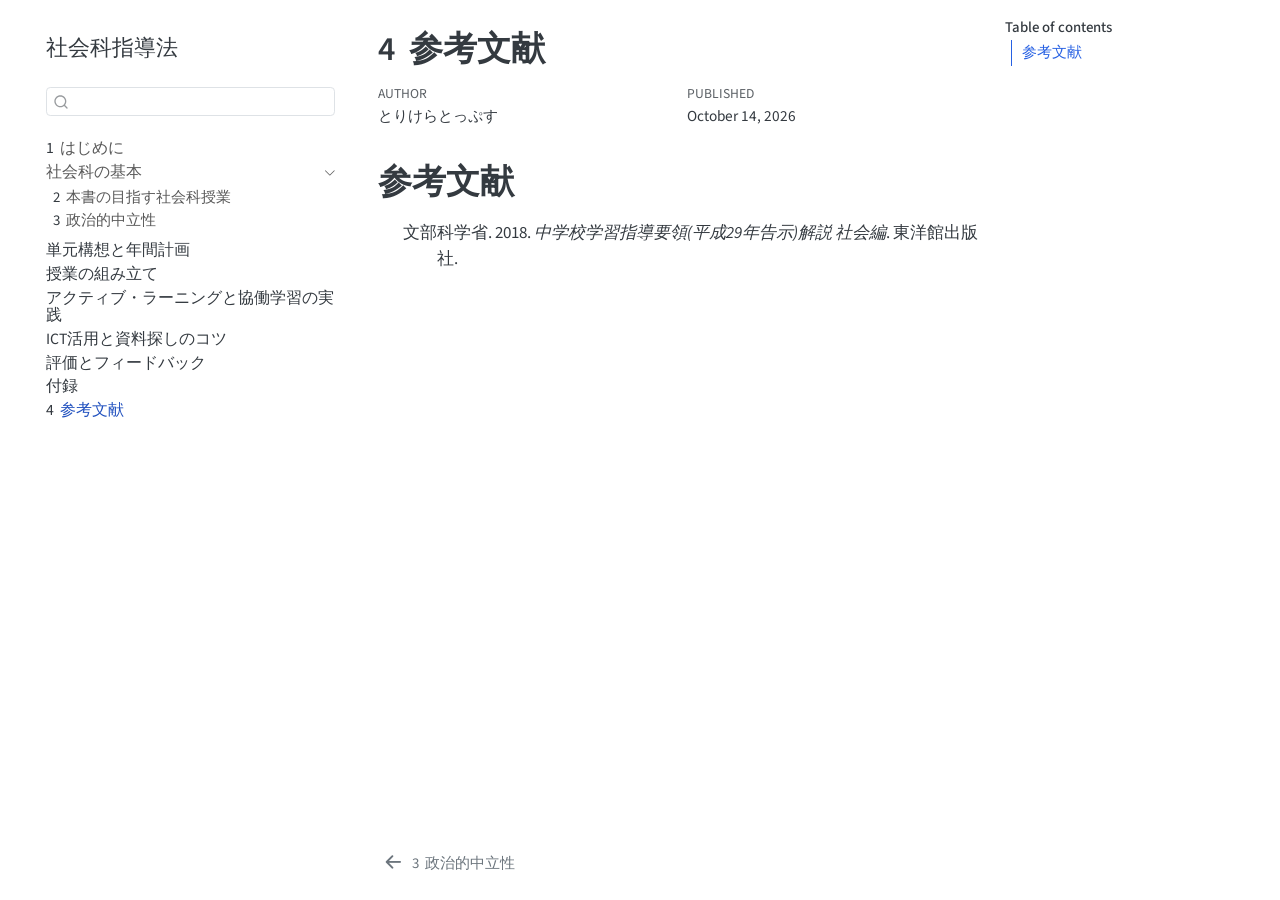
<file: docs/references.html>
<!DOCTYPE html>
<html xmlns="http://www.w3.org/1999/xhtml" lang="en" xml:lang="en"><head>

<meta charset="utf-8">
<meta name="generator" content="quarto-1.10.18">

<meta name="viewport" content="width=device-width, initial-scale=1.0, user-scalable=yes">

<meta name="author" content="とりけらとっぷす">
<meta name="dcterms.date" content="2026-10-14">

<title>4&nbsp; 参考文献 – 社会科指導法</title>
<style>
/* Default styles provided by pandoc.
** See https://pandoc.org/MANUAL.html#variables-for-html for config info.
*/
span.smallcaps{font-variant: small-caps;}
div.columns{display: flex; gap: 1.5em;}
div.column{flex: auto;}
@media screen {
div.columns{gap: min(4vw, 1.5em);}
div.column{overflow-x: auto;}
}
div.hanging-indent{margin-left: 1.5em; text-indent: -1.5em;}
ul.task-list{list-style: none;}
ul.task-list li input[type="checkbox"] {
  width: 0.8em;
  margin: 0 0.8em 0.2em -1em; /* quarto-specific, see https://github.com/quarto-dev/quarto-cli/issues/4556 */ 
  vertical-align: middle;
}
/* CSS for citations */
div.csl-bib-body { }
div.csl-entry {
  clear: both;
}
.hanging-indent div.csl-entry {
  margin-left:2em;
  text-indent:-2em;
}
div.csl-left-margin {
  min-width:2em;
  float:left;
}
div.csl-right-inline {
  margin-left:2em;
  padding-left:1em;
}
div.csl-indent {
  margin-left: 2em;
}</style>


<script src="site_libs/quarto-nav/quarto-nav.js"></script>
<script src="site_libs/quarto-nav/headroom.min.js"></script>
<script src="site_libs/clipboard/clipboard.min.js"></script>
<script src="site_libs/quarto-search/autocomplete.umd.js"></script>
<script src="site_libs/quarto-search/fuse.min.js"></script>
<script src="site_libs/quarto-search/quarto-search.js"></script>
<meta name="quarto:offset" content="./">
<link href="./2_churitsu.html" rel="prev">
<script src="site_libs/quarto-html/quarto.js" type="module"></script>
<script src="site_libs/quarto-html/tabsets/tabsets.js" type="module"></script>
<script src="site_libs/quarto-html/popper.min.js"></script>
<script src="site_libs/quarto-html/tippy.umd.min.js"></script>
<script src="site_libs/quarto-html/anchor.min.js"></script>
<link href="site_libs/quarto-html/tippy.css" rel="stylesheet">
<link href="site_libs/quarto-html/quarto-syntax-highlighting-3419ea62b3ca2d77d3d547f86109e84e.css" rel="stylesheet" id="quarto-text-highlighting-styles">
<script src="site_libs/bootstrap/bootstrap.min.js"></script>
<link href="site_libs/bootstrap/bootstrap-icons.css" rel="stylesheet">
<link href="site_libs/bootstrap/bootstrap-aee3de3917a92503bdae26d94af5de01.min.css" rel="stylesheet" append-hash="true" id="quarto-bootstrap" data-mode="light">
<script id="quarto-search-options" type="application/json">{
  "location": "sidebar",
  "copy-button": false,
  "collapse-after": 3,
  "panel-placement": "start",
  "type": "textbox",
  "limit": 50,
  "keyboard-shortcut": [
    "f",
    "/",
    "s"
  ],
  "show-item-context": false,
  "language": {
    "search-no-results-text": "No results",
    "search-matching-documents-text": "matching documents",
    "search-copy-link-title": "Copy link to search",
    "search-hide-matches-text": "Hide additional matches",
    "search-more-match-text": "more match in this document",
    "search-more-matches-text": "more matches in this document",
    "search-clear-button-title": "Clear",
    "search-text-placeholder": "",
    "search-detached-cancel-button-title": "Cancel",
    "search-submit-button-title": "Submit",
    "search-label": "Search"
  }
}</script>


</head>

<body class="nav-sidebar floating quarto-light">

<div id="quarto-search-results"></div>
  <header id="quarto-header" class="headroom fixed-top">
  <nav class="quarto-secondary-nav">
    <div class="container-fluid d-flex">
      <button type="button" class="quarto-btn-toggle btn" data-bs-toggle="collapse" role="button" data-bs-target=".quarto-sidebar-collapse-item" aria-controls="quarto-sidebar" aria-expanded="false" aria-label="Toggle sidebar navigation" onclick="if (window.quartoToggleHeadroom) { window.quartoToggleHeadroom(); }">
        <i class="bi bi-layout-text-sidebar-reverse"></i>
      </button>
        <nav class="quarto-page-breadcrumbs" aria-label="breadcrumb"><ol class="breadcrumb"><li class="breadcrumb-item"><a href="./references.html"><span class="chapter-number">4</span>&nbsp; <span class="chapter-title">参考文献</span></a></li></ol></nav>
        <a class="flex-grow-1" role="navigation" data-bs-toggle="collapse" data-bs-target=".quarto-sidebar-collapse-item" aria-controls="quarto-sidebar" aria-expanded="false" aria-label="Toggle sidebar navigation" onclick="if (window.quartoToggleHeadroom) { window.quartoToggleHeadroom(); }">      
        </a>
      <button type="button" class="btn quarto-search-button" aria-label="Search" onclick="window.quartoOpenSearch();">
        <i class="bi bi-search"></i>
      </button>
    </div>
  </nav>
</header>
<!-- content -->
<div id="quarto-content" class="quarto-container page-columns page-rows-contents page-layout-article">
<!-- sidebar -->
  <nav id="quarto-sidebar" class="sidebar collapse collapse-horizontal quarto-sidebar-collapse-item sidebar-navigation floating overflow-auto">
    <div class="pt-lg-2 mt-2 text-left sidebar-header">
    <div class="sidebar-title mb-0 py-0">
      <a href="./">社会科指導法</a> 
    </div>
      </div>
        <div class="mt-2 flex-shrink-0 align-items-center">
        <div class="sidebar-search">
        <div id="quarto-search" class="" title="Search"></div>
        </div>
        </div>
    <div class="sidebar-menu-container"> 
    <ul class="list-unstyled mt-1">
        <li class="sidebar-item">
  <div class="sidebar-item-container"> 
  <a href="./index.html" class="sidebar-item-text sidebar-link">
 <span class="menu-text"><span class="chapter-number">1</span>&nbsp; <span class="chapter-title">はじめに</span></span></a>
  </div>
</li>
        <li class="sidebar-item sidebar-item-section">
      <div class="sidebar-item-container"> 
            <a class="sidebar-item-text sidebar-link text-start" data-bs-toggle="collapse" data-bs-target="#quarto-sidebar-section-1" role="navigation" aria-expanded="true">
 <span class="menu-text">社会科の基本</span></a>
          <a class="sidebar-item-toggle text-start" data-bs-toggle="collapse" data-bs-target="#quarto-sidebar-section-1" role="navigation" aria-expanded="true" aria-label="Toggle section">
            <i class="bi bi-chevron-right ms-2"></i>
          </a> 
      </div>
      <ul id="quarto-sidebar-section-1" class="collapse list-unstyled sidebar-section depth1 show">  
          <li class="sidebar-item">
  <div class="sidebar-item-container"> 
  <a href="./1_mokuhyo.html" class="sidebar-item-text sidebar-link">
 <span class="menu-text"><span class="chapter-number">2</span>&nbsp; <span class="chapter-title">本書の目指す社会科授業</span></span></a>
  </div>
</li>
          <li class="sidebar-item">
  <div class="sidebar-item-container"> 
  <a href="./2_churitsu.html" class="sidebar-item-text sidebar-link">
 <span class="menu-text"><span class="chapter-number">3</span>&nbsp; <span class="chapter-title">政治的中立性</span></span></a>
  </div>
</li>
      </ul>
  </li>
        <li class="sidebar-item sidebar-item-section">
      <span class="sidebar-item-text sidebar-link text-start">
 <span class="menu-text">単元構想と年間計画</span></span>
  </li>
        <li class="sidebar-item sidebar-item-section">
      <span class="sidebar-item-text sidebar-link text-start">
 <span class="menu-text">授業の組み立て</span></span>
  </li>
        <li class="sidebar-item sidebar-item-section">
      <span class="sidebar-item-text sidebar-link text-start">
 <span class="menu-text">アクティブ・ラーニングと協働学習の実践</span></span>
  </li>
        <li class="sidebar-item sidebar-item-section">
      <span class="sidebar-item-text sidebar-link text-start">
 <span class="menu-text">ICT活用と資料探しのコツ</span></span>
  </li>
        <li class="sidebar-item sidebar-item-section">
      <span class="sidebar-item-text sidebar-link text-start">
 <span class="menu-text">評価とフィードバック</span></span>
  </li>
        <li class="sidebar-item sidebar-item-section">
      <span class="sidebar-item-text sidebar-link text-start">
 <span class="menu-text">付録</span></span>
  </li>
        <li class="sidebar-item">
  <div class="sidebar-item-container"> 
  <a href="./references.html" class="sidebar-item-text sidebar-link active">
 <span class="menu-text"><span class="chapter-number">4</span>&nbsp; <span class="chapter-title">参考文献</span></span></a>
  </div>
</li>
    </ul>
    </div>
</nav>
<div id="quarto-sidebar-glass" class="quarto-sidebar-collapse-item" data-bs-toggle="collapse" data-bs-target=".quarto-sidebar-collapse-item"></div>
<!-- margin-sidebar -->
    <div id="quarto-margin-sidebar" class="sidebar margin-sidebar">
        <nav id="TOC" role="doc-toc" class="toc-active">
    <h2 id="toc-title">Table of contents</h2>
   
  <ul>
  <li><a href="#参考文献" id="toc-参考文献" class="nav-link active" data-scroll-target="#参考文献">参考文献</a></li>
  </ul>
</nav>
    </div>
<!-- main -->
<main class="content" id="quarto-document-content">

<header id="title-block-header" class="quarto-title-block default">
<div class="quarto-title">
<h1 class="title"><span class="chapter-number">4</span>&nbsp; <span class="chapter-title">参考文献</span></h1>
</div>



<div class="quarto-title-meta">

    <div>
    <div class="quarto-title-meta-heading">Author</div>
    <div class="quarto-title-meta-contents">
             <p>とりけらとっぷす </p>
          </div>
  </div>
    
    <div>
    <div class="quarto-title-meta-heading">Published</div>
    <div class="quarto-title-meta-contents">
      <p class="date">October 14, 2026</p>
    </div>
  </div>
  
    
  </div>
  


</header>


<section id="参考文献" class="level1 unnumbered">
<h1 class="unnumbered">参考文献</h1>
<div id="refs" class="references csl-bib-body hanging-indent" role="list">
<div id="ref-mext2018" class="csl-entry" role="listitem">
文部科学省. 2018. <em>中学校学習指導要領(平成29年告示)解説 社会編</em>.
東洋館出版社.
</div>
</div>


</section>

</main> <!-- /main -->
<script id="quarto-html-after-body" type="application/javascript">
  window.document.addEventListener("DOMContentLoaded", function (event) {
    const icon = "";
    const anchorJS = new window.AnchorJS();
    anchorJS.options = {
      placement: 'right',
      icon: icon
    };
    anchorJS.add('.anchored');
    const isCodeAnnotation = (el) => {
      for (const clz of el.classList) {
        if (clz.startsWith('code-annotation-')) {                     
          return true;
        }
      }
      return false;
    }
    const onCopySuccess = function(e) {
      // button target
      const button = e.trigger;
      // don't keep focus
      button.blur();
      // flash "checked"
      button.classList.add('code-copy-button-checked');
      var currentTitle = button.getAttribute("title");
      button.setAttribute("title", "Copied!");
      let tooltip;
      if (window.bootstrap) {
        button.setAttribute("data-bs-toggle", "tooltip");
        button.setAttribute("data-bs-placement", "left");
        button.setAttribute("data-bs-title", "Copied!");
        tooltip = new bootstrap.Tooltip(button, 
          { trigger: "manual", 
            customClass: "code-copy-button-tooltip",
            offset: [0, -8]});
        tooltip.show();    
      }
      setTimeout(function() {
        if (tooltip) {
          tooltip.hide();
          button.removeAttribute("data-bs-title");
          button.removeAttribute("data-bs-toggle");
          button.removeAttribute("data-bs-placement");
        }
        button.setAttribute("title", currentTitle);
        button.classList.remove('code-copy-button-checked');
      }, 1000);
      // clear code selection
      e.clearSelection();
    }
    const getTextToCopy = function(trigger) {
      const outerScaffold = trigger.parentElement.cloneNode(true);
      const codeEl = outerScaffold.querySelector('code');
      for (const childEl of codeEl.children) {
        if (isCodeAnnotation(childEl)) {
          childEl.remove();
        }
      }
      return codeEl.innerText;
    }
    const clipboard = new window.ClipboardJS('.code-copy-button:not([data-in-quarto-modal])', {
      text: getTextToCopy
    });
    clipboard.on('success', onCopySuccess);
    if (window.document.getElementById('quarto-embedded-source-code-modal')) {
      const clipboardModal = new window.ClipboardJS('.code-copy-button[data-in-quarto-modal]', {
        text: getTextToCopy,
        container: window.document.getElementById('quarto-embedded-source-code-modal')
      });
      clipboardModal.on('success', onCopySuccess);
    }
      var localhostRegex = new RegExp(/^(?:http|https):\/\/localhost\:?[0-9]*\//);
      var mailtoRegex = new RegExp(/^mailto:/);
        var filterRegex = new RegExp('/' + window.location.host + '/');
      var isInternal = (href) => {
          return filterRegex.test(href) || localhostRegex.test(href) || mailtoRegex.test(href);
      }
      // Inspect non-navigation links and adorn them if external
     var links = window.document.querySelectorAll('a[href]:not(.nav-link):not(.navbar-brand):not(.toc-action):not(.sidebar-link):not(.sidebar-item-toggle):not(.pagination-link):not(.no-external):not([aria-hidden]):not(.dropdown-item):not(.quarto-navigation-tool):not(.about-link)');
      for (var i=0; i<links.length; i++) {
        const link = links[i];
        if (!isInternal(link.href)) {
          // undo the damage that might have been done by quarto-nav.js in the case of
          // links that we want to consider external
          if (link.dataset.originalHref !== undefined) {
            link.href = link.dataset.originalHref;
          }
            // target, if specified
            link.setAttribute("target", "_blank");
            if (link.getAttribute("rel") === null) {
              link.setAttribute("rel", "noopener");
            }
        }
      }
    function tippyHover(el, contentFn, onTriggerFn, onUntriggerFn) {
      const config = {
        allowHTML: true,
        maxWidth: 500,
        delay: 100,
        arrow: false,
        appendTo: function(el) {
            return el.parentElement;
        },
        interactive: true,
        interactiveBorder: 10,
        theme: 'quarto',
        placement: 'bottom-start',
      };
      if (contentFn) {
        config.content = contentFn;
      }
      if (onTriggerFn) {
        config.onTrigger = onTriggerFn;
      }
      if (onUntriggerFn) {
        config.onUntrigger = onUntriggerFn;
      }
      window.tippy(el, config); 
    }
    const noterefs = window.document.querySelectorAll('a[role="doc-noteref"]');
    for (var i=0; i<noterefs.length; i++) {
      const ref = noterefs[i];
      tippyHover(ref, function() {
        // use id or data attribute instead here
        let href = ref.getAttribute('data-footnote-href') || ref.getAttribute('href');
        try { href = new URL(href).hash; } catch {}
        const id = href.replace(/^#\/?/, "");
        const note = window.document.getElementById(id);
        if (note) {
          return note.innerHTML;
        } else {
          return "";
        }
      });
    }
    const xrefs = window.document.querySelectorAll('a.quarto-xref');
    const processXRef = (id, note) => {
      // Strip column container classes
      const stripColumnClz = (el) => {
        el.classList.remove("page-full", "page-columns");
        if (el.children) {
          for (const child of el.children) {
            stripColumnClz(child);
          }
        }
      }
      stripColumnClz(note)
      if (id === null || id.startsWith('sec-')) {
        // Special case sections, only their first couple elements
        const container = document.createElement("div");
        if (note.children && note.children.length > 2) {
          container.appendChild(note.children[0].cloneNode(true));
          for (let i = 1; i < note.children.length; i++) {
            const child = note.children[i];
            if (child.tagName === "P" && child.innerText === "") {
              continue;
            } else {
              container.appendChild(child.cloneNode(true));
              break;
            }
          }
          if (window.Quarto?.typesetMath) {
            window.Quarto.typesetMath(container);
          }
          return container.innerHTML
        } else {
          if (window.Quarto?.typesetMath) {
            window.Quarto.typesetMath(note);
          }
          return note.innerHTML;
        }
      } else {
        // Remove any anchor links if they are present
        const anchorLink = note.querySelector('a.anchorjs-link');
        if (anchorLink) {
          anchorLink.remove();
        }
        if (window.Quarto?.typesetMath) {
          window.Quarto.typesetMath(note);
        }
        if (note.classList.contains("callout")) {
          return note.outerHTML;
        } else {
          return note.innerHTML;
        }
      }
    }
    for (var i=0; i<xrefs.length; i++) {
      const xref = xrefs[i];
      tippyHover(xref, undefined, function(instance) {
        instance.disable();
        let url = xref.getAttribute('href');
        let hash = undefined; 
        if (url.startsWith('#')) {
          hash = url;
        } else {
          try { hash = new URL(url).hash; } catch {}
        }
        if (hash) {
          const id = hash.replace(/^#\/?/, "");
          const note = window.document.getElementById(id);
          if (note !== null) {
            try {
              const html = processXRef(id, note.cloneNode(true));
              instance.setContent(html);
            } finally {
              instance.enable();
              instance.show();
            }
          } else {
            // See if we can fetch this
            fetch(url.split('#')[0])
            .then(res => res.text())
            .then(html => {
              const parser = new DOMParser();
              const htmlDoc = parser.parseFromString(html, "text/html");
              const note = htmlDoc.getElementById(id);
              if (note !== null) {
                const html = processXRef(id, note);
                instance.setContent(html);
              } 
            }).finally(() => {
              instance.enable();
              instance.show();
            });
          }
        } else {
          // See if we can fetch a full url (with no hash to target)
          // This is a special case and we should probably do some content thinning / targeting
          fetch(url)
          .then(res => res.text())
          .then(html => {
            const parser = new DOMParser();
            const htmlDoc = parser.parseFromString(html, "text/html");
            const note = htmlDoc.querySelector('main.content');
            if (note !== null) {
              // This should only happen for chapter cross references
              // (since there is no id in the URL)
              // remove the first header
              if (note.children.length > 0 && note.children[0].tagName === "HEADER") {
                note.children[0].remove();
              }
              const html = processXRef(null, note);
              instance.setContent(html);
            } 
          }).finally(() => {
            instance.enable();
            instance.show();
          });
        }
      }, function(instance) {
      });
    }
        let selectedAnnoteEl;
        const selectorForAnnotation = ( cell, annotation) => {
          let cellAttr = 'data-code-cell="' + cell + '"';
          let lineAttr = 'data-code-annotation="' +  annotation + '"';
          const selector = 'span[' + cellAttr + '][' + lineAttr + ']';
          return selector;
        }
        const selectCodeLines = (annoteEl) => {
          const doc = window.document;
          const targetCell = annoteEl.getAttribute("data-target-cell");
          const targetAnnotation = annoteEl.getAttribute("data-target-annotation");
          const annoteSpan = window.document.querySelector(selectorForAnnotation(targetCell, targetAnnotation));
          const lines = annoteSpan.getAttribute("data-code-lines").split(",");
          const lineIds = lines.map((line) => {
            return targetCell + "-" + line;
          })
          let top = null;
          let height = null;
          let parent = null;
          if (lineIds.length > 0) {
              //compute the position of the single el (top and bottom and make a div)
              const el = window.document.getElementById(lineIds[0]);
              top = el.offsetTop;
              height = el.offsetHeight;
              parent = el.parentElement.parentElement;
            if (lineIds.length > 1) {
              const lastEl = window.document.getElementById(lineIds[lineIds.length - 1]);
              const bottom = lastEl.offsetTop + lastEl.offsetHeight;
              height = bottom - top;
            }
            if (top !== null && height !== null && parent !== null) {
              // cook up a div (if necessary) and position it 
              let div = window.document.getElementById("code-annotation-line-highlight");
              if (div === null) {
                div = window.document.createElement("div");
                div.setAttribute("id", "code-annotation-line-highlight");
                div.style.position = 'absolute';
                parent.appendChild(div);
              }
              div.style.top = top - 2 + "px";
              div.style.height = height + 4 + "px";
              div.style.left = 0;
              let gutterDiv = window.document.getElementById("code-annotation-line-highlight-gutter");
              if (gutterDiv === null) {
                gutterDiv = window.document.createElement("div");
                gutterDiv.setAttribute("id", "code-annotation-line-highlight-gutter");
                gutterDiv.style.position = 'absolute';
                const codeCell = window.document.getElementById(targetCell);
                const gutter = codeCell.querySelector('.code-annotation-gutter');
                gutter.appendChild(gutterDiv);
              }
              gutterDiv.style.top = top - 2 + "px";
              gutterDiv.style.height = height + 4 + "px";
            }
            selectedAnnoteEl = annoteEl;
          }
        };
        const unselectCodeLines = () => {
          const elementsIds = ["code-annotation-line-highlight", "code-annotation-line-highlight-gutter"];
          elementsIds.forEach((elId) => {
            const div = window.document.getElementById(elId);
            if (div) {
              div.remove();
            }
          });
          selectedAnnoteEl = undefined;
        };
          // Handle positioning of the toggle
      window.addEventListener(
        "resize",
        throttle(() => {
          elRect = undefined;
          if (selectedAnnoteEl) {
            selectCodeLines(selectedAnnoteEl);
          }
        }, 10)
      );
      function throttle(fn, ms) {
      let throttle = false;
      let timer;
        return (...args) => {
          if(!throttle) { // first call gets through
              fn.apply(this, args);
              throttle = true;
          } else { // all the others get throttled
              if(timer) clearTimeout(timer); // cancel #2
              timer = setTimeout(() => {
                fn.apply(this, args);
                timer = throttle = false;
              }, ms);
          }
        };
      }
        // Attach click handler to the DT
        const annoteDls = window.document.querySelectorAll('dt[data-target-cell]');
        for (const annoteDlNode of annoteDls) {
          annoteDlNode.addEventListener('click', (event) => {
            const clickedEl = event.target;
            if (clickedEl !== selectedAnnoteEl) {
              unselectCodeLines();
              const activeEl = window.document.querySelector('dt[data-target-cell].code-annotation-active');
              if (activeEl) {
                activeEl.classList.remove('code-annotation-active');
              }
              selectCodeLines(clickedEl);
              clickedEl.classList.add('code-annotation-active');
            } else {
              // Unselect the line
              unselectCodeLines();
              clickedEl.classList.remove('code-annotation-active');
            }
          });
        }
    const findCites = (el) => {
      const parentEl = el.parentElement;
      if (parentEl) {
        const cites = parentEl.dataset.cites;
        if (cites) {
          return {
            el,
            cites: cites.split(' ')
          };
        } else {
          return findCites(el.parentElement)
        }
      } else {
        return undefined;
      }
    };
    var bibliorefs = window.document.querySelectorAll('a[role="doc-biblioref"]');
    for (var i=0; i<bibliorefs.length; i++) {
      const ref = bibliorefs[i];
      const citeInfo = findCites(ref);
      if (citeInfo) {
        tippyHover(citeInfo.el, function() {
          var popup = window.document.createElement('div');
          citeInfo.cites.forEach(function(cite) {
            var citeDiv = window.document.createElement('div');
            citeDiv.classList.add('hanging-indent');
            citeDiv.classList.add('csl-entry');
            var biblioDiv = window.document.getElementById('ref-' + cite);
            if (biblioDiv) {
              citeDiv.innerHTML = biblioDiv.innerHTML;
            }
            popup.appendChild(citeDiv);
          });
          return popup.innerHTML;
        });
      }
    }
  });
  </script>
<nav class="page-navigation">
  <div class="nav-page nav-page-previous">
      <a href="./2_churitsu.html" class="pagination-link" aria-label="政治的中立性">
        <i class="bi bi-arrow-left-short"></i> <span class="nav-page-text"><span class="chapter-number">3</span>&nbsp; <span class="chapter-title">政治的中立性</span></span>
      </a>          
  </div>
  <div class="nav-page nav-page-next">
  </div>
</nav>
</div> <!-- /content -->




</body></html>
</file>
<file: docs/site_libs/quarto-html/tippy.css>
.tippy-box[data-animation=fade][data-state=hidden]{opacity:0}[data-tippy-root]{max-width:calc(100vw - 10px)}.tippy-box{position:relative;background-color:#333;color:#fff;border-radius:4px;font-size:14px;line-height:1.4;white-space:normal;outline:0;transition-property:transform,visibility,opacity}.tippy-box[data-placement^=top]>.tippy-arrow{bottom:0}.tippy-box[data-placement^=top]>.tippy-arrow:before{bottom:-7px;left:0;border-width:8px 8px 0;border-top-color:initial;transform-origin:center top}.tippy-box[data-placement^=bottom]>.tippy-arrow{top:0}.tippy-box[data-placement^=bottom]>.tippy-arrow:before{top:-7px;left:0;border-width:0 8px 8px;border-bottom-color:initial;transform-origin:center bottom}.tippy-box[data-placement^=left]>.tippy-arrow{right:0}.tippy-box[data-placement^=left]>.tippy-arrow:before{border-width:8px 0 8px 8px;border-left-color:initial;right:-7px;transform-origin:center left}.tippy-box[data-placement^=right]>.tippy-arrow{left:0}.tippy-box[data-placement^=right]>.tippy-arrow:before{left:-7px;border-width:8px 8px 8px 0;border-right-color:initial;transform-origin:center right}.tippy-box[data-inertia][data-state=visible]{transition-timing-function:cubic-bezier(.54,1.5,.38,1.11)}.tippy-arrow{width:16px;height:16px;color:#333}.tippy-arrow:before{content:"";position:absolute;border-color:transparent;border-style:solid}.tippy-content{position:relative;padding:5px 9px;z-index:1}
</file>
<file: docs/site_libs/quarto-html/quarto-syntax-highlighting-3419ea62b3ca2d77d3d547f86109e84e.css>
/* quarto syntax highlight colors */
:root {
  --quarto-hl-ot-color: #d91e18;
  --quarto-hl-at-color: #a55a00;
  --quarto-hl-ss-color: #008000;
  --quarto-hl-an-color: #696969;
  --quarto-hl-fu-color: #06287e;
  --quarto-hl-st-color: #008000;
  --quarto-hl-cf-color: #d91e18;
  --quarto-hl-op-color: #00769e;
  --quarto-hl-er-color: #7928a1;
  --quarto-hl-bn-color: #7928a1;
  --quarto-hl-al-color: #7928a1;
  --quarto-hl-va-color: #a55a00;
  --quarto-hl-bu-color: inherit;
  --quarto-hl-ex-color: inherit;
  --quarto-hl-pp-color: #7928a1;
  --quarto-hl-in-color: #696969;
  --quarto-hl-vs-color: #008000;
  --quarto-hl-wa-color: #696969;
  --quarto-hl-do-color: #696969;
  --quarto-hl-im-color: inherit;
  --quarto-hl-ch-color: #008000;
  --quarto-hl-dt-color: #7928a1;
  --quarto-hl-fl-color: #a55a00;
  --quarto-hl-co-color: #696969;
  --quarto-hl-cv-color: #696969;
  --quarto-hl-cn-color: #d91e18;
  --quarto-hl-sc-color: #00769e;
  --quarto-hl-dv-color: #7928a1;
  --quarto-hl-kw-color: #d91e18;
}

/* other quarto variables */
:root {
  --quarto-font-monospace: SFMono-Regular, Menlo, Monaco, Consolas, "Liberation Mono", "Courier New", monospace;
}

/* syntax highlight based on Pandoc's rules */
pre > code.sourceCode > span {
  color: #545454;
}

code.sourceCode > span {
  color: #545454;
}

div.sourceCode,
div.sourceCode pre.sourceCode {
  color: #545454;
}

/* Normal */
code span {
  color: #545454;
}

/* Alert */
code span.al {
  color: #7928a1;
  font-style: inherit;
}

/* Annotation */
code span.an {
  color: #696969;
  font-style: inherit;
}

/* Attribute */
code span.at {
  color: #a55a00;
  font-style: inherit;
}

/* BaseN */
code span.bn {
  color: #7928a1;
  font-style: inherit;
}

/* BuiltIn */
code span.bu {
  font-style: inherit;
}

/* ControlFlow */
code span.cf {
  color: #d91e18;
  font-style: inherit;
}

/* Char */
code span.ch {
  color: #008000;
  font-style: inherit;
}

/* Constant */
code span.cn {
  color: #d91e18;
  font-style: inherit;
}

/* Comment */
code span.co {
  color: #696969;
  font-style: inherit;
}

/* CommentVar */
code span.cv {
  color: #696969;
  font-style: italic;
}

/* Documentation */
code span.do {
  color: #696969;
  font-style: italic;
}

/* DataType */
code span.dt {
  color: #7928a1;
  font-style: inherit;
}

/* DecVal */
code span.dv {
  color: #7928a1;
  font-style: inherit;
}

/* Error */
code span.er {
  color: #7928a1;
  font-style: inherit;
}

/* Extension */
code span.ex {
  font-style: inherit;
}

/* Float */
code span.fl {
  color: #a55a00;
  font-style: inherit;
}

/* Function */
code span.fu {
  color: #06287e;
  font-style: inherit;
}

/* Import */
code span.im {
  font-style: inherit;
}

/* Information */
code span.in {
  color: #696969;
  font-style: inherit;
}

/* Keyword */
code span.kw {
  color: #d91e18;
  font-style: inherit;
}

/* Operator */
code span.op {
  color: #00769e;
  font-style: inherit;
}

/* Other */
code span.ot {
  color: #d91e18;
  font-style: inherit;
}

/* Preprocessor */
code span.pp {
  color: #7928a1;
  font-style: inherit;
}

/* SpecialChar */
code span.sc {
  color: #00769e;
  font-style: inherit;
}

/* SpecialString */
code span.ss {
  color: #008000;
  font-style: inherit;
}

/* String */
code span.st {
  color: #008000;
  font-style: inherit;
}

/* Variable */
code span.va {
  color: #a55a00;
  font-style: inherit;
}

/* VerbatimString */
code span.vs {
  color: #008000;
  font-style: inherit;
}

/* Warning */
code span.wa {
  color: #696969;
  font-style: italic;
}

.prevent-inlining {
  content: "</";
}

/*# sourceMappingURL=a0e48aebe202bc7301f9966d54efda35.css.map */
</file>
